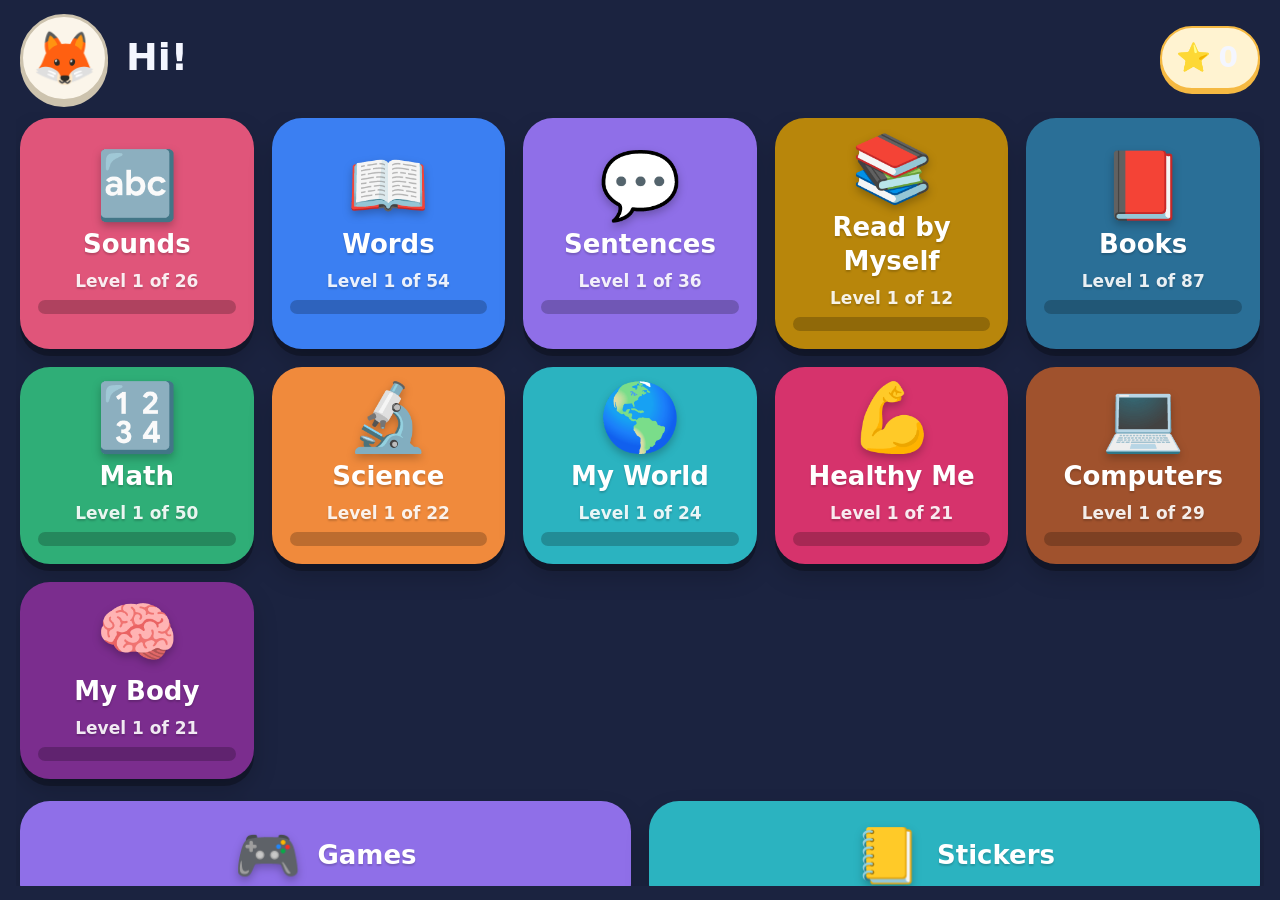
<file: index.html>
<!doctype html>
<html lang="en">
<head>
  <meta charset="utf-8">
  <meta name="viewport" content="width=device-width, initial-scale=1, viewport-fit=cover">
  <meta name="apple-mobile-web-app-capable" content="yes">
  <meta name="mobile-web-app-capable" content="yes">
  <meta name="apple-mobile-web-app-status-bar-style" content="default">
  <meta name="apple-mobile-web-app-title" content="Star Cards">
  <meta name="theme-color" content="#1b2340">
  <meta name="format-detection" content="telephone=no">
  <meta name="robots" content="noindex">
  <title>Star Cards</title>
  <link rel="apple-touch-icon" href="./icons/apple-touch-icon.png">
  <link rel="icon" type="image/png" sizes="192x192" href="./icons/icon-192.png">
  <link rel="manifest" href="./manifest.webmanifest">
  <link rel="stylesheet" href="./css/app.css">
</head>
<body>
  <main id="app" class="app">
    <div class="splash" aria-label="Loading"><span class="splash-star">⭐</span></div>
  </main>
  <noscript><p class="noscript">Star Cards needs JavaScript. Please turn it on in Settings, Safari.</p></noscript>
  <script>window.STARCARDS_STATIC = true;</script>
  <script type="module" src="./js/main.js"></script>
</body>
</html>
</file>
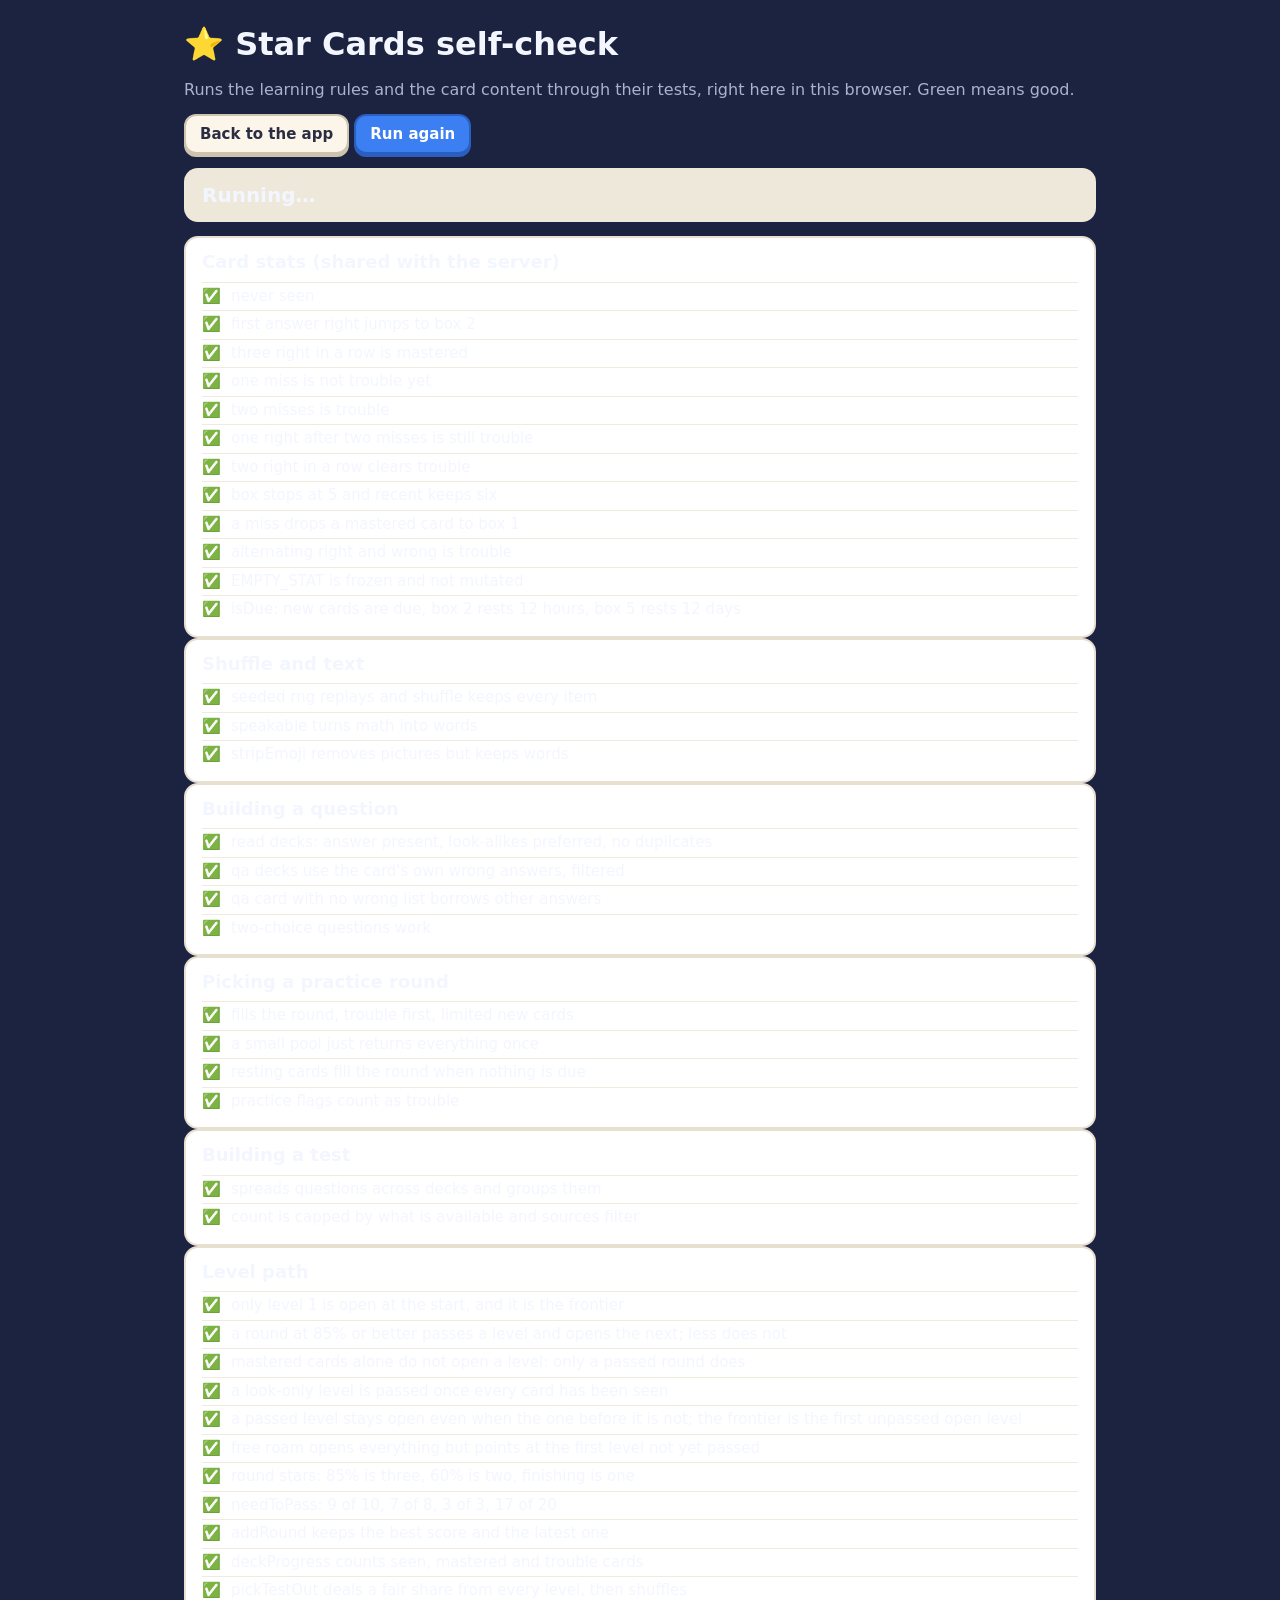
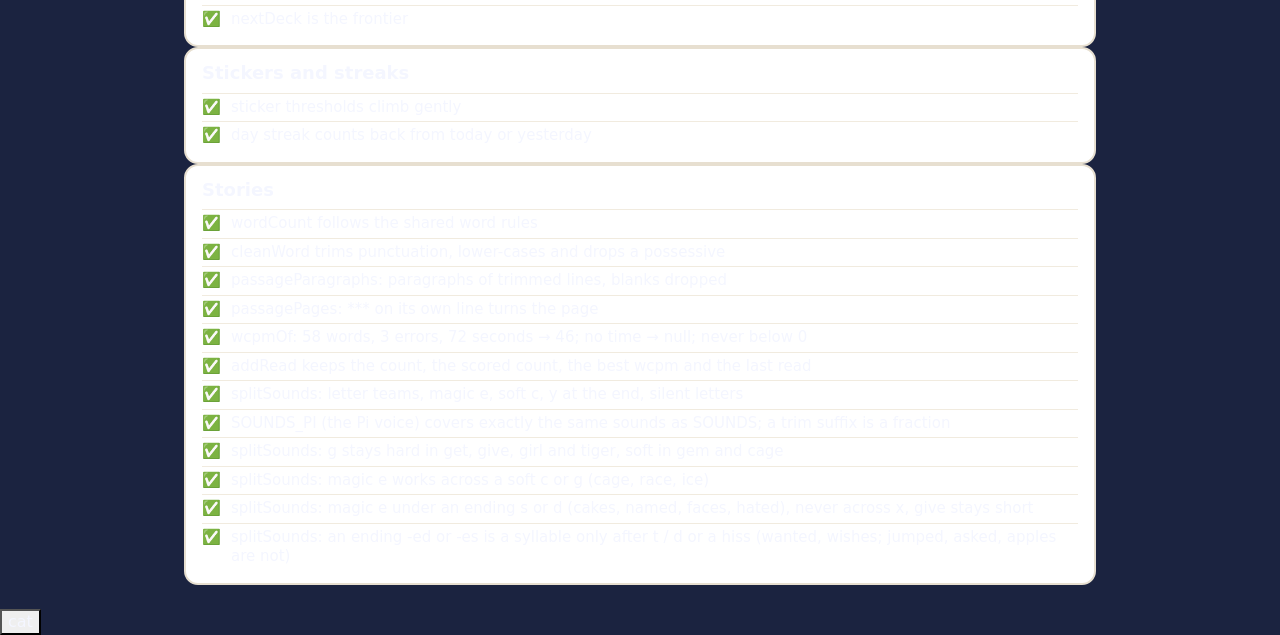
<file: tests/index.html>
<!doctype html>
<html lang="en">
<head>
  <meta charset="utf-8">
  <meta name="viewport" content="width=device-width, initial-scale=1">
  <title>Star Cards self-check</title>
  <link rel="stylesheet" href="../css/app.css">
  <link rel="stylesheet" href="./tests.css">
</head>
<body class="grownup-mode">
  <main class="selfcheck">
    <h1>⭐ Star Cards self-check</h1>
    <p class="muted">Runs the learning rules and the card content through their tests, right here in this browser. Green means good.</p>
    <p><a class="btn small" href="/">Back to the app</a> <button class="btn small primary" id="rerun" type="button">Run again</button></p>
    <div id="summary" class="summary">Running…</div>
    <div id="results"></div>
  </main>
  <script>window.STARCARDS_STATIC = true;</script>
  <script type="module" src="./tests.js"></script>
</body>
</html>
</file>
<file: css/app.css>
/* Star Cards. One stylesheet, no build step.
   Sizes are tuned for an iPad held by a six-year-old: every tap target on a kid
   screen is at least 64px, and nothing on those screens needs reading to use.
   Written for iPadOS 15 and up: no :has(), no container queries, no color-mix. */

/* Two looks. "Night" (default) is a calm deep navy with warm paper cards, easy on the
   eyes in a dim room; "Day" is a soft cream. Reading surfaces stay dark-on-light in both,
   which is what early readers need. Switched in Grown-ups > Settings (body[data-theme]). */
:root {
  --bg: #1b2340;
  --bg-2: #27305a;
  --card: #fbf5ea;
  --ink: #2b2d42;
  --ink-bg: #f4f6ff;
  --muted: #666b80;
  --muted-bg: #a9b2d2;
  --line: #e4dbc9;
  --edge: #cdc3ae;
  --track: rgba(255, 255, 255, 0.16);
  --road: rgba(255, 255, 255, 0.14);
  --locked: #39426a;
  --locked-edge: #58628c;
  --blue: #3b7ff2;
  --blue-edge: #2a5fc0;
  --green: #2fae77;
  --green-edge: #1f8558;
  --green-soft: #dff5ea;
  --gold: #f5b942;
  --gold-soft: #fff3d1;
  --orange: #f08a3c;
  --orange-soft: #ffe9d6;
  --tricky: #d6336c;
  --shadow: 0 10px 28px rgba(43, 45, 66, 0.12);
  --font-ui: ui-rounded, "SF Pro Rounded", "Nunito", "Arial Rounded MT Bold", "Segoe UI", system-ui, -apple-system, sans-serif;
  /* Andika and Lexend are used if a grown-up drops them into web/fonts; otherwise the rounded system font. */
  --font-read: "Andika", "Lexend", ui-rounded, "SF Pro Rounded", "Nunito", "Arial Rounded MT Bold", "Segoe UI", system-ui, sans-serif;
  --c: var(--blue);
  --t: #e6efff;
}
body[data-theme="day"] {
  --bg: #f1e9db;
  --bg-2: #e6dcc9;
  --card: #fdfaf4;
  --ink-bg: #2b2d42;
  --muted-bg: #666b80;
  --track: rgba(43, 45, 66, 0.12);
  --road: rgba(43, 45, 66, 0.16);
  --locked: #e4ddcf;
  --locked-edge: #c9bfa9;
}

/* Optional reading fonts: drop Andika-Regular.woff2 / Andika-Bold.woff2 into web/fonts/ and they
   load here automatically; if the files are absent the stack falls back to the rounded system font. */
@font-face { font-family: "Andika"; src: url("../fonts/Andika-Regular.woff2") format("woff2"); font-weight: 400; font-style: normal; font-display: swap; }
@font-face { font-family: "Andika"; src: url("../fonts/Andika-Bold.woff2") format("woff2"); font-weight: 700; font-style: normal; font-display: swap; }

* { box-sizing: border-box; }

html, body {
  height: 100%;
  margin: 0;
  overflow: hidden;
  overscroll-behavior: none;
}

body {
  position: fixed;
  top: 0; right: 0; bottom: 0; left: 0;
  background: var(--bg);
  color: var(--ink-bg);
  font-family: var(--font-ui);
  font-size: 20px;
  line-height: 1.3;
  -webkit-text-size-adjust: 100%;
  -webkit-tap-highlight-color: transparent;
  -webkit-touch-callout: none;
  -webkit-user-select: none;
  user-select: none;
  touch-action: manipulation;
}

button, input, select, textarea { font: inherit; color: inherit; }
button { cursor: pointer; touch-action: manipulation; -webkit-appearance: none; appearance: none; }
button:disabled { cursor: default; }
a { color: var(--blue-edge); }
h1, h2, p { margin: 0; }
[hidden] { display: none !important; }

:focus { outline: none; }
:focus-visible { outline: 4px solid #1d4ed8; outline-offset: 3px; }

.app {
  height: 100%;
  display: flex;
  flex-direction: column;
}

.screen {
  flex: 1;
  min-height: 0;
  display: flex;
  flex-direction: column;
  padding: max(12px, env(safe-area-inset-top)) max(20px, env(safe-area-inset-right)) max(14px, env(safe-area-inset-bottom)) max(20px, env(safe-area-inset-left));
  animation: screen-in 0.22s ease-out;
}

.scroll {
  flex: 1;
  min-height: 0;
  overflow-y: auto;
  -webkit-overflow-scrolling: touch;
  overscroll-behavior: contain;
  padding: 6px 4px 28px;
  margin: 0 -4px;
}

@keyframes screen-in {
  from { opacity: 0; transform: translateY(8px); }
  to { opacity: 1; transform: none; }
}

.splash, .startup-problem, .empty {
  flex: 1;
  display: flex;
  flex-direction: column;
  align-items: center;
  justify-content: center;
  gap: 18px;
  text-align: center;
  padding: 24px;
}
.splash-star { font-size: 96px; animation: pulse 1.1s ease-in-out infinite; }
.empty-emoji { font-size: 96px; }
.empty p, .startup-problem p { font-size: 24px; color: var(--muted-bg); max-width: 22em; }
/* Paper surfaces: anything the child reads on sits on warm paper with dark ink. */
.flip-face, .prompt-card, .choice, .done-card, .dialog, .gate-card, .level, .plate, .game-prompt,
.monster-bubble, .panel, .stat-box, .notice, .banner, .quick-btn, .sticker.have, .new-sticker, .deck-tile { color: var(--ink); }
.panel .muted, .dialog .muted, .stat-label, .gate-message { color: var(--muted); }
.noscript { padding: 40px; text-align: center; }

@keyframes pulse {
  0%, 100% { transform: scale(1); }
  50% { transform: scale(1.14); }
}

/* ---- buttons ------------------------------------------------------------- */

.icon { width: 1.25em; height: 1.25em; flex: none; }

.btn {
  display: inline-flex;
  align-items: center;
  justify-content: center;
  gap: 0.45em;
  min-height: 52px;
  padding: 0 20px;
  border: 2px solid var(--edge);
  border-radius: 16px;
  background: var(--card);
  color: var(--ink);
  font-weight: 800;
  font-size: 18px;
  text-decoration: none;
  box-shadow: 0 4px 0 var(--edge);
  transition: transform 0.06s, box-shadow 0.06s;
}
.btn:active:not(:disabled) { transform: translateY(3px); box-shadow: 0 1px 0 var(--edge); }
.btn:disabled { opacity: 0.45; }
.btn.primary { background: var(--blue); border-color: var(--blue-edge); color: #fff; box-shadow: 0 4px 0 var(--blue-edge); }
.btn.primary:active:not(:disabled) { box-shadow: 0 1px 0 var(--blue-edge); }
.btn.danger { background: #fff; border-color: #c2413a; color: #a3322c; box-shadow: 0 4px 0 #c2413a; }
.btn.ghost { background: transparent; border-color: transparent; box-shadow: none; color: var(--muted); }
.btn.small { min-height: 40px; padding: 0 14px; font-size: 15px; border-radius: 12px; box-shadow: 0 3px 0 var(--edge); }
.btn.small.primary { box-shadow: 0 3px 0 var(--blue-edge); }
.btn.small.danger { box-shadow: 0 3px 0 #c2413a; }
.btn.on { background: var(--gold-soft); border-color: var(--gold); }
.btn.big {
  min-height: 88px;
  padding: 0 36px;
  border-radius: 28px;
  font-size: 32px;
  box-shadow: 0 7px 0 var(--edge);
}
.btn.big.primary { box-shadow: 0 7px 0 var(--blue-edge); }
.btn.big:active:not(:disabled) { transform: translateY(5px); box-shadow: 0 2px 0 var(--edge); }
.btn.big.primary:active:not(:disabled) { box-shadow: 0 2px 0 var(--blue-edge); }
.btn-emoji { font-size: 1.15em; }

.round {
  width: 68px;
  height: 68px;
  flex: none;
  display: inline-flex;
  align-items: center;
  justify-content: center;
  border: 2px solid var(--edge);
  border-radius: 50%;
  background: var(--card);
  color: var(--ink);
  font-size: 28px;
  box-shadow: 0 5px 0 var(--edge);
  transition: transform 0.06s, box-shadow 0.06s;
}
.round:active:not(:disabled) { transform: translateY(4px); box-shadow: 0 1px 0 var(--edge); }
.round:disabled { opacity: 0.3; }
.round.speaker { color: var(--blue-edge); }
.speaking { animation: pulse 0.7s ease-in-out infinite; }

.pill {
  display: inline-block;
  min-width: 1.9em;
  padding: 2px 10px;
  border-radius: 999px;
  background: var(--orange);
  color: #fff;
  font-size: 0.8em;
  font-weight: 800;
  text-align: center;
}

/* ---- top bar ------------------------------------------------------------- */

.bar {
  display: flex;
  align-items: center;
  gap: 16px;
  min-height: 76px;
  margin-bottom: 10px;
  flex: none;
}
.bar-title {
  flex: 1;
  min-width: 0;
  font-size: 34px;
  font-weight: 900;
  text-align: center;
  white-space: nowrap;
  overflow: hidden;
  text-overflow: ellipsis;
}
.bar-emoji { margin-right: 0.3em; }
.bar-spacer { width: 68px; flex: none; }

.star-count {
  display: inline-flex;
  align-items: center;
  gap: 8px;
  min-height: 64px;
  padding: 0 20px 0 14px;
  border: 2px solid var(--gold);
  border-radius: 999px;
  background: var(--gold-soft);
  font-weight: 900;
  font-size: 28px;
  flex: none;
}
button.star-count { box-shadow: 0 4px 0 var(--gold); }
button.star-count:active { transform: translateY(3px); box-shadow: 0 1px 0 var(--gold); }
.star-count.bump { animation: bump 0.45s ease-out; }
@keyframes bump {
  0% { transform: scale(1); }
  40% { transform: scale(1.22); }
  100% { transform: scale(1); }
}

.stars { display: inline-flex; gap: 2px; font-size: 26px; line-height: 1; }
.stars .on { color: var(--gold); }
.stars .off { color: #e3dccd; }

.meter { height: 12px; border-radius: 999px; background: var(--track); overflow: hidden; width: 100%; }
.meter-fill { height: 100%; border-radius: 999px; background: var(--green); transition: width 0.4s; }

/* ---- home ---------------------------------------------------------------- */

.home-head { display: flex; align-items: center; gap: 18px; min-height: 92px; margin-bottom: 8px; flex: none; }
.avatar {
  width: 88px; height: 88px; flex: none;
  border: 3px solid var(--edge); border-radius: 50%;
  background: var(--card); font-size: 52px; line-height: 1;
  box-shadow: 0 5px 0 var(--edge);
}
.avatar:active { transform: translateY(4px); box-shadow: 0 1px 0 var(--edge); }
.hello { flex: 1; min-width: 0; }
.hello-name { font-size: 38px; font-weight: 900; white-space: nowrap; overflow: hidden; text-overflow: ellipsis; }
.hello-streak { font-size: 20px; color: var(--muted-bg); font-weight: 700; }

.banner {
  display: flex; align-items: center; gap: 18px; width: 100%;
  min-height: 92px; padding: 12px 24px; margin-bottom: 16px;
  border: 3px solid var(--blue); border-radius: 26px;
  background: #e6efff; color: var(--ink); text-align: left;
  box-shadow: 0 6px 0 var(--blue-edge);
  font-size: 26px;
}
.banner:active { transform: translateY(4px); box-shadow: 0 2px 0 var(--blue-edge); }
.banner-emoji { font-size: 48px; }
.banner-text { flex: 1; display: flex; flex-direction: column; min-width: 0; }
.banner-text span { font-size: 20px; color: var(--muted); white-space: nowrap; overflow: hidden; text-overflow: ellipsis; }

.quick { display: flex; flex-wrap: wrap; gap: 16px; margin-bottom: 22px; }
.quick-btn {
  flex: 1 1 280px;
  display: flex; align-items: center; justify-content: center; gap: 14px;
  min-height: 104px; padding: 10px 24px;
  border: 3px solid var(--gold); border-radius: 30px;
  background: var(--gold-soft); color: var(--ink);
  font-size: 34px; font-weight: 900;
  box-shadow: 0 7px 0 var(--gold);
}
.quick-btn:active { transform: translateY(5px); box-shadow: 0 2px 0 var(--gold); }
.quick-btn.again { border-color: var(--orange); background: var(--orange-soft); box-shadow: 0 7px 0 var(--orange); flex-grow: 0.6; }
.quick-btn.again:active { box-shadow: 0 2px 0 var(--orange); }
.quick-emoji { font-size: 50px; }

.tiles { display: grid; grid-template-columns: repeat(auto-fill, minmax(210px, 1fr)); gap: 18px; margin-bottom: 22px; }
/* Big solid colour tiles with white labels, the way a kids' video app does it. */
.tile {
  display: flex; flex-direction: column; align-items: center; justify-content: center; gap: 8px;
  min-height: 176px; padding: 16px 18px 18px;
  border: 0; border-radius: 30px;
  background: var(--c); color: #fff;
  box-shadow: 0 7px 0 rgba(0, 0, 0, 0.28), 0 12px 24px rgba(0, 0, 0, 0.18);
  text-shadow: 0 2px 2px rgba(0, 0, 0, 0.18);
}
.tile:active { transform: translateY(5px); box-shadow: 0 2px 0 rgba(0, 0, 0, 0.28); }
.tile-emoji { font-size: 66px; line-height: 1.05; text-shadow: none; filter: drop-shadow(0 4px 4px rgba(0, 0, 0, 0.25)); }
.tile-title { font-size: 26px; font-weight: 900; text-align: center; }
.tile .meter { background: rgba(0, 0, 0, 0.22); height: 14px; }
.tile .meter-fill { background: #fff; }
.tile-level { color: rgba(255, 255, 255, 0.9); }
.tiles.extras { grid-template-columns: repeat(2, 1fr); }
.tile.wide { flex-direction: row; min-height: 112px; gap: 16px; }
.tile.wide .tile-emoji { font-size: 54px; }
.tile.games { --c: #8f6fe8; }
.tile.book { --c: #2bb3c0; }
.tile.all-done { background: var(--gold); color: var(--ink); text-shadow: none; }

.grownups-link {
  display: flex; align-items: center; gap: 8px; margin: 10px auto 0;
  min-height: 48px; padding: 0 18px;
  border: 0; border-radius: 999px; background: transparent; color: var(--muted-bg);
  font-size: 17px; font-weight: 700;
}

.avatar-grid { display: grid; grid-template-columns: repeat(4, 1fr); gap: 12px; }
.avatar-choice {
  aspect-ratio: 1; min-height: 76px; border: 2px solid var(--edge); border-radius: 22px;
  background: var(--card); font-size: 46px; box-shadow: 0 4px 0 var(--edge);
}
.avatar-choice:active { transform: translateY(3px); box-shadow: 0 1px 0 var(--edge); }

/* ---- subject: deck tiles ------------------------------------------------- */

.deck-group { margin-bottom: 26px; }
.group-title { font-size: 24px; font-weight: 900; color: var(--muted-bg); margin: 0 4px 12px; }
.deck-grid { display: grid; grid-template-columns: repeat(auto-fill, minmax(190px, 1fr)); gap: 16px; }
.deck-tile {
  position: relative;
  display: flex; flex-direction: column; align-items: center; justify-content: center; gap: 6px;
  min-height: 168px; padding: 14px 14px 16px;
  border: 3px solid var(--edge); border-radius: 26px;
  background: var(--card); color: var(--ink);
  box-shadow: 0 6px 0 var(--edge);
}
.deck-tile:active { transform: translateY(4px); box-shadow: 0 2px 0 var(--edge); }
.deck-tile.up-next { border-color: var(--c); background: var(--t); box-shadow: 0 6px 0 var(--c); }
.deck-tile.up-next:active { box-shadow: 0 2px 0 var(--c); }
.deck-tile.complete { background: var(--green-soft); border-color: var(--green); box-shadow: 0 6px 0 var(--green); }
.deck-emoji { font-size: 50px; line-height: 1.05; }
.deck-title { font-size: 21px; font-weight: 800; text-align: center; line-height: 1.15; }
.next-badge {
  position: absolute; top: -12px; right: -10px;
  width: 44px; height: 44px; border-radius: 50%;
  display: flex; align-items: center; justify-content: center;
  background: var(--c); color: #fff; font-size: 20px;
  box-shadow: 0 3px 8px rgba(43, 45, 66, 0.25);
  animation: pulse 1.6s ease-in-out infinite;
}

/* ---- subject: the level path --------------------------------------------- */

.tile-level { font-size: 17px; font-weight: 800; }
.tiles.subjects { grid-template-columns: repeat(auto-fill, minmax(230px, 1fr)); }
.tile.subject-tile { min-height: 196px; }

.map-summary { display: flex; align-items: center; justify-content: center; gap: 14px; font-size: 20px; font-weight: 800; color: var(--muted-bg); flex: none; margin-bottom: 4px; }
.map-scroll { padding: 0; margin: 0; position: relative; border-radius: 30px; background: var(--bg-2); border: 3px solid var(--c); }
.level-map { position: relative; width: 100%; }
.map-road { position: absolute; top: 0; left: 0; }
.level {
  position: absolute; width: 116px; height: 116px; margin: -58px 0 0 -58px;
  display: flex; align-items: center; justify-content: center;
  border: 4px solid var(--c); border-radius: 50%;
  background: var(--card); color: var(--ink); font-size: 56px; line-height: 1;
  box-shadow: 0 8px 0 var(--c), 0 10px 20px rgba(43, 45, 66, 0.15);
  transition: transform 0.06s, box-shadow 0.06s;
}
.level:active:not(.locked) { transform: translateY(6px); box-shadow: 0 2px 0 var(--c); }
.level.started { background: var(--t); }
.level.done { background: var(--gold); border-color: #d6941e; box-shadow: 0 8px 0 #d6941e, 0 10px 20px rgba(0, 0, 0, 0.25); }
.level.locked { background: var(--locked); border-color: var(--locked-edge); color: #8d96b8; box-shadow: 0 8px 0 var(--locked-edge); font-size: 44px; cursor: default; }
.level.current { animation: ring 1.6s ease-in-out infinite; }
.level.current::before {
  content: ""; position: absolute; top: -16px; right: -16px; bottom: -16px; left: -16px;
  border: 4px dashed var(--c); border-radius: 50%; animation: spin 10s linear infinite;
}
@keyframes ring {
  0%, 100% { transform: scale(1); }
  50% { transform: scale(1.06); }
}
@keyframes spin { to { transform: rotate(360deg); } }
.level-num {
  position: absolute; top: -8px; left: -8px;
  width: 38px; height: 38px; border-radius: 50%;
  display: flex; align-items: center; justify-content: center;
  background: var(--ink); color: #fff; font-size: 19px; font-weight: 900;
}
.level.done .level-num { background: #fff; color: var(--ink); }
.level.locked .level-num { background: var(--locked-edge); }
.level-buddy {
  position: absolute; top: -60px; left: 50%; transform: translateX(-50%);
  font-size: 54px; line-height: 1; filter: drop-shadow(0 4px 4px rgba(0, 0, 0, 0.2));
  animation: bob 1.2s ease-in-out infinite;
}
@keyframes bob {
  0%, 100% { transform: translate(-50%, 0); }
  50% { transform: translate(-50%, -8px); }
}
.level.shake { animation: wobble-x 0.4s ease-out; }
@keyframes wobble-x {
  0%, 100% { transform: translateX(0); }
  25% { transform: translateX(-8px); }
  75% { transform: translateX(8px); }
}
.level-label {
  position: absolute; width: 190px; margin-left: -95px;
  display: flex; flex-direction: column; align-items: center; gap: 2px;
  text-align: center; pointer-events: none;
}
.level-title { font-size: 18px; font-weight: 800; line-height: 1.15; color: var(--ink-bg); }
.level-label .stars { font-size: 20px; }
.level-label .stars .off { color: var(--track); }
.signpost {
  position: absolute; padding: 8px 18px; border-radius: 14px;
  background: var(--card); color: var(--ink); font-size: 17px; font-weight: 900;
  box-shadow: 0 4px 0 rgba(0, 0, 0, 0.25);
}
.signpost::after {
  content: ""; position: absolute; left: 50%; bottom: -14px; margin-left: -4px;
  width: 8px; height: 14px; background: #8d6e4a;
}
.finish-flag { position: absolute; font-size: 64px; line-height: 1; transform: translateX(-50%); }

/* ---- deck / test intro --------------------------------------------------- */

.deck-hero {
  flex: 1; min-height: 0; overflow-y: auto;
  display: flex; flex-direction: column; align-items: center; justify-content: center; gap: 14px;
  text-align: center; padding: 10px;
}
.hero-emoji { font-size: 120px; line-height: 1.05; }
.hero-title { font-size: 46px; font-weight: 900; }
.hero-level { font-size: 22px; font-weight: 900; color: var(--c); letter-spacing: 0.04em; text-transform: uppercase; }
.hero-sub { font-size: 26px; color: var(--muted-bg); max-width: 20em; }
.hero-actions { display: flex; flex-wrap: wrap; justify-content: center; gap: 22px; margin: 18px 0 10px; }
.hero-actions .btn.big { min-width: 240px; min-height: 108px; font-size: 38px; }
.hero-goal { font-size: 18px; font-weight: 800; color: var(--ink-bg); background: rgba(255, 255, 255, 0.1); padding: 6px 16px; border-radius: 999px; }
.grownup-note { max-width: 40em; color: var(--muted-bg); font-size: 16px; display: flex; flex-direction: column; gap: 4px; margin-top: 8px; }
.fine { font-size: 14px; }

/* ---- card faces ---------------------------------------------------------- */

.face-text { font-family: var(--font-read); font-weight: 700; text-align: center; line-height: 1.15; letter-spacing: 0.02em; word-break: break-word; overflow-wrap: anywhere; }
.face-text.size-xl { font-size: clamp(96px, 22vmin, 210px); }
.face-text.size-lg { font-size: clamp(72px, 15vmin, 150px); }
.face-text.size-md { font-size: clamp(50px, 9.5vmin, 96px); }
.face-text.size-sm { font-size: clamp(36px, 6.2vmin, 60px); line-height: 1.3; }
.face-text.size-xs { font-size: clamp(28px, 4.4vmin, 42px); line-height: 1.35; }
.face-text.answer { color: var(--green-edge); }

.face-qa { display: flex; flex-direction: column; align-items: center; justify-content: center; gap: 16px; max-width: 100%; }
.face-emoji { font-size: clamp(72px, 15vmin, 140px); line-height: 1.05; }
.face-note { font-size: clamp(20px, 3vmin, 28px); color: var(--muted); font-weight: 700; text-align: center; max-width: 22em; }

/* Sound buttons: a dot under each one-letter sound, a line under a letter team, a heart over the tricky part. */
.word.sounded { display: inline-flex; gap: 0.06em; }
.part { position: relative; display: inline-block; padding-bottom: 0.26em; }
.part::after {
  content: ""; position: absolute; left: 50%; bottom: 0.04em;
  width: 0.14em; height: 0.14em; margin-left: -0.07em; border-radius: 50%; background: #b9b3a6;
}
.part.team::after { left: 6%; right: 6%; width: auto; margin: 0; height: 0.08em; border-radius: 0.04em; bottom: 0.07em; }
.part.tricky { color: var(--tricky); }
.part.tricky::after { background: var(--tricky); }
.part.tricky::before {
  content: "♥"; position: absolute; top: -0.5em; left: 50%; transform: translateX(-50%);
  font-size: 0.26em; color: var(--tricky);
}

.visual { display: block; max-width: 100%; }
svg.visual { width: auto; height: clamp(120px, 26vmin, 240px); }
.visual.count { font-size: clamp(40px, 7.5vmin, 68px); line-height: 1.2; letter-spacing: 0.08em; }
.visual.graph { display: flex; flex-direction: column; gap: 8px; align-items: flex-start; }
.graph-row { display: flex; align-items: center; gap: 12px; }
.graph-label { font-size: 34px; width: 1.6em; text-align: center; }
.graph-bar { display: flex; gap: 3px; border-left: 4px solid var(--ink); padding-left: 3px; }
.graph-cell { width: 31px; height: 34px; border-radius: 6px; background: var(--blue); }

/* ---- flashcards ---------------------------------------------------------- */

.counter { font-size: 28px; color: var(--muted-bg); }
.cards-stage { flex: 1; min-height: 0; display: flex; align-items: center; justify-content: center; gap: 18px; padding: 6px 0 14px; touch-action: pan-y; }
.nav-arrow { width: 76px; height: 76px; }
.flip { flex: 1; align-self: stretch; max-width: 980px; perspective: 1800px; cursor: pointer; }
.flip-inner {
  position: relative; width: 100%; height: 100%;
  transition: transform 0.45s cubic-bezier(0.3, 0.9, 0.4, 1);
  -webkit-transform-style: preserve-3d; transform-style: preserve-3d;
}
.flip.flipped .flip-inner { transform: rotateY(180deg); }
.flip-face {
  position: absolute; top: 0; right: 0; bottom: 0; left: 0;
  display: flex; align-items: center; justify-content: center;
  padding: 24px; overflow: hidden;
  border: 3px solid var(--line); border-radius: 40px;
  background: var(--card); box-shadow: var(--shadow);
  -webkit-backface-visibility: hidden; backface-visibility: hidden;
}
.flip-back { transform: rotateY(180deg); background: #f4fbf7; border-color: #cfeadd; }
.cards-foot { display: flex; align-items: center; justify-content: center; min-height: 104px; flex: none; }
.foot-row { display: flex; align-items: center; justify-content: center; gap: 22px; flex-wrap: wrap; }
.cards-foot .btn.big { min-width: 220px; }
.btn.got-it { background: var(--green); border-color: var(--green-edge); box-shadow: 0 7px 0 var(--green-edge); }
.btn.big.got-it:active:not(:disabled) { box-shadow: 0 2px 0 var(--green-edge); }
.btn.not-yet { background: var(--orange-soft); border-color: var(--orange); box-shadow: 0 7px 0 var(--orange); }
.btn.big.not-yet:active:not(:disabled) { box-shadow: 0 2px 0 var(--orange); }

/* ---- quiz ---------------------------------------------------------------- */

.segments { flex: 1; display: flex; gap: 6px; align-items: center; min-width: 0; }
.seg { flex: 1; height: 16px; border-radius: 999px; background: var(--track); max-width: 64px; }
.seg.done { background: var(--green); }
.seg.miss { background: var(--orange); }
.seg.now { background: var(--blue); transform: scaleY(1.35); }
.is-test .seg.done { background: var(--blue); }
.is-test .seg.now { background: var(--gold); }

/* Keep the answer row and the flashcard buttons out of the bottom ~10% of a landscape
   screen, where a child's wrists rest and stray touches happen. */
.quiz-stage { flex: 1; min-height: 0; display: flex; flex-direction: column; gap: 20px; padding-bottom: max(10px, 6vh); }
/* Keep the big buttons out of the bottom tenth of a landscape iPad (the wrist zone). */
.quiz-foot { padding-bottom: max(20px, 9vh); }
.cards-foot { padding-bottom: max(20px, 9vh); }
.prompt-card {
  position: relative;
  flex: 1; min-height: 0;
  display: flex; flex-direction: column; align-items: center; justify-content: center; gap: 14px;
  padding: 18px 96px; overflow: hidden;
  border: 3px solid var(--line); border-radius: 40px;
  background: var(--card); box-shadow: var(--shadow);
}
.prompt-card > .round.speaker { position: absolute; top: 16px; right: 16px; }
.listen-big {
  width: clamp(150px, 30vmin, 230px); height: clamp(150px, 30vmin, 230px);
  border: 4px solid var(--blue-edge); border-radius: 50%;
  background: var(--blue); color: #fff; font-size: clamp(70px, 14vmin, 110px);
  display: flex; align-items: center; justify-content: center;
  box-shadow: 0 9px 0 var(--blue-edge);
}
.listen-big:active { transform: translateY(6px); box-shadow: 0 3px 0 var(--blue-edge); }
.praise {
  position: absolute; left: 0; right: 0; bottom: 14px; text-align: center;
  font-size: 34px; font-weight: 900; color: var(--green-edge);
  animation: pop-in 0.35s ease-out;
}
@keyframes pop-in {
  from { opacity: 0; transform: scale(0.6); }
  to { opacity: 1; transform: none; }
}

.choices { display: grid; grid-template-columns: repeat(3, 1fr); gap: 18px; flex: none; }
.choices.n2, .choices.n4 { grid-template-columns: repeat(2, 1fr); }
.choices.size-xs { grid-template-columns: 1fr; gap: 12px; }
@media (orientation: portrait) {
  .choices.size-sm { grid-template-columns: 1fr; gap: 12px; }
}
.choice {
  min-height: 128px; padding: 12px 18px;
  border: 3px solid var(--edge); border-radius: 30px;
  background: var(--card); color: var(--ink);
  font-family: var(--font-read); font-weight: 700; letter-spacing: 0.02em; line-height: 1.2;
  box-shadow: 0 7px 0 var(--edge);
  transition: transform 0.06s, box-shadow 0.06s, background 0.15s, border-color 0.15s;
  word-break: break-word; overflow-wrap: anywhere;   /* word-break: iPadOS 15.0-15.3 fallback */
}
.choice.size-xl { font-size: 66px; }
.choice.size-lg { font-size: 52px; }
.choice.size-md { font-size: 38px; }
.choice.size-sm { font-size: 28px; min-height: 100px; }
.choice.size-xs { font-size: 24px; min-height: 100px; }
.choice:active:not(:disabled) { transform: translateY(5px); box-shadow: 0 2px 0 var(--edge); }
.choice:disabled { color: var(--ink); }
.choice.reading { border-color: var(--blue); background: #e6efff; box-shadow: 0 7px 0 var(--blue); }
.choice.right { border-color: var(--green-edge); background: var(--green); color: #fff; box-shadow: 0 7px 0 var(--green-edge); animation: hop 0.5s ease-out; }
/* A miss fades back; it is never painted red. */
.choice.wrong { opacity: 0.38; border-style: dashed; box-shadow: none; transform: translateY(5px); animation: wobble 0.4s ease-out; }
.choice.reveal { border-color: var(--green-edge); background: var(--green-soft); box-shadow: 0 7px 0 var(--green-edge); animation: pulse 0.9s ease-in-out 2; }
.choice.picked { border-color: var(--blue-edge); background: #e6efff; box-shadow: 0 7px 0 var(--blue-edge); }
@keyframes hop {
  0% { transform: translateY(0); }
  35% { transform: translateY(-16px) scale(1.04); }
  100% { transform: translateY(0); }
}
@keyframes wobble {
  0%, 100% { transform: translate(0, 5px); }
  25% { transform: translate(-8px, 5px); }
  75% { transform: translate(8px, 5px); }
}

.quiz-foot { display: flex; align-items: center; justify-content: center; gap: 16px; min-height: 30px; padding-top: 12px; flex: none; }
.quiz-foot .next-btn { min-width: 260px; }
.dont-know { font-size: 22px; min-height: 64px; color: var(--muted-bg); }

/* ---- help button and hint ------------------------------------------------ */

.help-btn { position: absolute; top: 16px; left: 16px; font-size: 34px; border-color: var(--gold); box-shadow: 0 5px 0 var(--gold); z-index: 2; }
.hint-bubble {
  position: absolute; left: 16px; right: 16px; bottom: 14px; z-index: 2;
  padding: 10px 16px; border-radius: 16px; background: var(--gold-soft); border: 2px solid var(--gold);
  font-size: 18px; font-weight: 700; color: var(--ink); text-align: center;
}
.flip-wrap { position: relative; flex: 1; align-self: stretch; max-width: 980px; display: flex; }
.flip-wrap .flip { flex: 1; max-width: none; }
.flip-wrap .hint-bubble { bottom: 18px; }

/* ---- games --------------------------------------------------------------- */

.tiles.games { grid-template-columns: repeat(auto-fill, minmax(200px, 1fr)); margin-top: 16px; }
.tile.game-tile { --c: #8f6fe8; --t: #efe9ff; min-height: 150px; }
.tile.game-tile.locked { --c: #cfc8b8; --t: #ece8df; color: #9b958a; }
.quick-btn.surprise { --c: #8f6fe8; border-color: #8f6fe8; background: #efe9ff; box-shadow: 0 7px 0 #8f6fe8; }
.quick-btn.surprise:active { box-shadow: 0 2px 0 #8f6fe8; }

.game-stage { flex: 1; min-height: 0; display: flex; flex-direction: column; position: relative; }
.game-bar .segments { max-width: 60%; }
.game-prompt {
  display: flex; align-items: center; justify-content: center; gap: 16px; flex: none;
  min-height: 70px; padding: 6px 14px; margin-bottom: 8px;
  border: 3px solid var(--line); border-radius: 24px; background: var(--card); box-shadow: var(--shadow);
}
.game-prompt-text { font-family: var(--font-read); font-size: clamp(24px, 4vmin, 40px); font-weight: 700; text-align: center; }
.listen-big.small { width: 84px; height: 84px; font-size: 40px; box-shadow: 0 6px 0 var(--blue-edge); }
.game-canvas { display: block; width: 100%; flex: 1; min-height: 0; border-radius: 24px; touch-action: none; -webkit-user-select: none; user-select: none; }
/* The plain tap-row under a play area: big enough to hit, and lifted off the bottom edge
   where a child's wrists rest (about 9% of the screen plus the page padding). */
.game-fallback { flex: none; padding: 10px 0 max(20px, 9vh); }
.game-fallback .choices { gap: 10px; }
.game-fallback .choice { min-height: 80px; border-radius: 18px; }

.monster-scene { flex: 1; min-height: 0; display: flex; flex-direction: column; align-items: center; justify-content: space-evenly; gap: 10px; padding-bottom: max(20px, 9vh); }
.monster-wrap { display: flex; flex-direction: column; align-items: center; gap: 6px; }
.monster { font-size: clamp(90px, 22vmin, 180px); line-height: 1; transition: transform 0.2s; }
.monster.chomp { animation: chomp 0.5s ease-out; }
.monster.yuck { animation: wobble-x 0.4s ease-out; }
@keyframes chomp {
  0% { transform: scale(1); }
  30% { transform: scale(1.25, 0.8); }
  60% { transform: scale(0.9, 1.15); }
  100% { transform: scale(1); }
}
.monster-bubble {
  padding: 8px 18px; border-radius: 999px; background: var(--card); border: 3px solid var(--line);
  font-size: 22px; font-weight: 800; box-shadow: var(--shadow); min-height: 44px;
}
.plates { display: flex; flex-wrap: wrap; justify-content: center; gap: 18px; width: 100%; }
.plate {
  flex: 1 1 180px; max-width: 300px; min-height: 130px;
  display: flex; flex-direction: column; align-items: center; justify-content: center; gap: 4px;
  border: 3px solid var(--edge); border-radius: 28px; background: var(--card); color: var(--ink);
  font-family: var(--font-read); font-weight: 700; box-shadow: 0 7px 0 var(--edge);
  transition: transform 0.06s, box-shadow 0.06s;
}
.plate:active:not(:disabled) { transform: translateY(5px); box-shadow: 0 2px 0 var(--edge); }
.plate-snack { font-size: 44px; line-height: 1; }
.plate-text { font-size: clamp(24px, 4vmin, 40px); }
.plate.wrong { opacity: 0.35; border-style: dashed; box-shadow: none; }
.plate.reveal { border-color: var(--green-edge); background: var(--green-soft); box-shadow: 0 7px 0 var(--green-edge); animation: pulse 0.9s ease-in-out 2; }

/* game: mystery */
/* A square frame sized by script (--mystery-size) to fit between the prompt and
   the buttons; nine covered cells flip away one by one to show the emoji behind. */
.mystery-scene { flex: 1; min-height: 0; display: flex; align-items: center; justify-content: center; padding: 6px 0; }
.mystery-frame {
  --mystery-size: 360px;
  position: relative; flex: none;
  width: var(--mystery-size); height: var(--mystery-size);
  border: 4px solid var(--line); border-radius: 30px; background: var(--card); box-shadow: var(--shadow);
}
.mystery-frame.revealed { border-color: var(--gold); box-shadow: 0 0 0 6px var(--gold-soft), var(--shadow); }
.mystery-pic {
  position: absolute; top: 0; right: 0; bottom: 0; left: 0;
  display: flex; align-items: center; justify-content: center;
  font-size: calc(var(--mystery-size) * 0.64); line-height: 1;
}
.mystery-pic.show { animation: mystery-pop 0.8s ease-out; }
.mystery-grid {
  position: absolute; top: 0; right: 0; bottom: 0; left: 0; padding: 6px;
  display: grid; grid-template-columns: repeat(3, 1fr); grid-template-rows: repeat(3, 1fr); gap: 4px;
  perspective: 700px;
}
.mystery-cell { position: relative; min-width: 0; min-height: 0; }
.mystery-tile {
  position: absolute; top: 0; right: 0; bottom: 0; left: 0;
  display: flex; align-items: center; justify-content: center;
  border: 3px solid rgba(255, 255, 255, 0.75); border-radius: 14px;
  box-shadow: inset 0 -6px 0 rgba(43, 45, 66, 0.12);
  transition: transform 0.55s cubic-bezier(0.4, 0, 0.6, 1), opacity 0.3s 0.2s;
}
.mystery-tile.gone { transform: rotateY(90deg) scale(0.7); opacity: 0; pointer-events: none; }
.mystery-q { font-size: clamp(28px, 5vmin, 44px); font-weight: 900; color: rgba(255, 255, 255, 0.92); text-shadow: 0 2px 0 rgba(43, 45, 66, 0.18); }
.mystery-spark {
  position: absolute; z-index: 2; font-size: 34px; line-height: 1; pointer-events: none;
  animation: mystery-spark 0.9s ease-out both;
}
/* Buttons sit above the bottom strip of the screen, where little thumbs rest:
   a full 10vh of padding keeps the buttons out of the bottom tenth on every iPad
   height (uncapped on purpose; a 96px cap left the 12.9" iPad's buttons inside it). */
.mystery-choices { flex: none; padding: 10px 0 max(24px, 10vh); }
.mystery-choices .choices { max-width: 980px; margin: 0 auto; }
@keyframes mystery-pop {
  0% { transform: scale(0.92); }
  45% { transform: scale(1.12); }
  70% { transform: scale(0.98); }
  100% { transform: scale(1); }
}
@keyframes mystery-spark {
  0% { opacity: 0; transform: translate(-50%, -50%) scale(0.3); }
  35% { opacity: 1; transform: translate(-50%, -50%) scale(1.25); }
  100% { opacity: 0; transform: translate(-50%, -50%) scale(0.9) translateY(-30px); }
}
@media (max-width: 640px) {
  .mystery-choices { padding-bottom: max(16px, 8vh); }
  .mystery-spark { font-size: 26px; }
}
@media (prefers-reduced-motion: reduce) {
  .mystery-spark { display: none; }
}

/* game: bubbles */
/* Big see-through bubbles drift in a DOM area (absolutely positioned, moved by
   transform from script); the label is a child so animations never fight the position. */
.bubble-area {
  position: relative; flex: 1 1 auto; min-height: 150px; overflow: hidden;
  border: 3px solid #cfe6fb; border-radius: 24px;
  background: linear-gradient(180deg, #d9efff 0%, #f3faff 100%);
  touch-action: none; -webkit-user-select: none; user-select: none;
}
.bubble {
  position: absolute; top: 0; left: 0; width: 130px; height: 130px;
  --tint: rgba(120, 180, 255, 0.55); --tint-edge: rgba(80, 140, 230, 0.78);
  will-change: transform; pointer-events: none;
}
.bubble.gone { visibility: hidden; }
.bubble-skin {
  width: 100%; height: 100%; border-radius: 50%;
  display: flex; align-items: center; justify-content: center;
  border: 4px solid rgba(255, 255, 255, 0.92);
  background: radial-gradient(circle at 32% 28%, rgba(255, 255, 255, 0.95) 0%, rgba(255, 255, 255, 0.4) 20%, var(--tint) 62%, var(--tint-edge) 100%);
  box-shadow: inset 0 -12px 20px rgba(255, 255, 255, 0.6), 0 10px 22px rgba(43, 45, 66, 0.14);
  transition: opacity 0.35s, box-shadow 0.25s, border-color 0.25s;
  animation: bubble-breathe 3.2s ease-in-out infinite;
}
.bubble-text {
  display: block; max-width: 84%; padding: 0 4px;
  font-family: var(--font-read); font-weight: 800; line-height: 1.1; text-align: center; color: var(--ink);
  word-break: break-word; overflow-wrap: anywhere; text-shadow: 0 1px 0 rgba(255, 255, 255, 0.9);
}
/* A miss just goes dim and keeps floating; it is never painted red. */
.bubble.dim .bubble-skin { opacity: 0.4; animation: bubble-wobble 0.45s ease-out; }
.bubble.glow .bubble-skin {
  --tint: rgba(130, 230, 190, 0.6); --tint-edge: rgba(47, 174, 119, 0.8);
  border-color: var(--green-edge);
  box-shadow: 0 0 0 8px rgba(47, 174, 119, 0.3), inset 0 -12px 20px rgba(255, 255, 255, 0.6), 0 10px 22px rgba(43, 45, 66, 0.14);
  animation: pulse 0.9s ease-in-out 2;
}
.bubble.pop .bubble-skin { animation: bubble-pop 0.45s ease-out forwards; }
.bubble.away .bubble-skin { opacity: 0; transition: opacity 0.7s; }
@keyframes bubble-breathe {
  0%, 100% { transform: scale(1); }
  50% { transform: scale(1.035); }
}
@keyframes bubble-wobble {
  0%, 100% { transform: translateX(0) rotate(0); }
  20% { transform: translateX(-10px) rotate(-4deg); }
  50% { transform: translateX(9px) rotate(4deg); }
  80% { transform: translateX(-5px) rotate(-2deg); }
}
@keyframes bubble-pop {
  0% { transform: scale(1); opacity: 1; }
  40% { transform: scale(1.25); opacity: 0.9; }
  100% { transform: scale(1.7); opacity: 0; }
}
/* The plain-button row sits above the bottom strip of the screen, where little thumbs rest. */
.game-bubbles .game-fallback { padding-bottom: clamp(20px, 9vh, 96px); }
.bubble-spark {
  position: absolute; left: 0; top: 0; width: 32px; height: 32px;
  font-size: 28px; line-height: 32px; text-align: center; pointer-events: none;
  animation: spark-fly 0.75s ease-out forwards;
}
@keyframes spark-fly {
  0% { transform: translate(0, 0) scale(0.6); opacity: 1; }
  100% { transform: translate(var(--dx), var(--dy)) scale(1.1); opacity: 0; }
}
@media (prefers-reduced-motion: reduce) {
  .bubble-spark { display: none; }
}

/* game: rocket */
.rocket-scene { flex: 1; min-height: 0; display: flex; flex-direction: column; }
.rocket-body {
  position: relative; isolation: isolate;
  flex: 1; min-height: 0;
  display: flex; align-items: stretch; gap: 14px;
  padding: 0 0 max(20px, 5vh);
}
/* the sky darkens behind the lift-off so the stars show */
.rocket-body::before {
  content: ''; position: absolute; top: -8px; right: -8px; bottom: 0; left: -8px; z-index: 0;
  border-radius: 28px; background: linear-gradient(#17254d 0%, #4b5fa3 70%, #ffd27a 100%);
  opacity: 0; transition: opacity 1.2s; pointer-events: none;
}
.rocket-scene.launching .rocket-body::before { opacity: 1; }

.rocket-pad {
  position: relative; z-index: 2; flex: none; width: clamp(120px, 20vw, 210px);
  display: flex; flex-direction: column; justify-content: flex-end; align-items: center;
}
.rocket-lift { position: relative; display: flex; flex-direction: column; align-items: center; transform: translateY(0); will-change: transform; }
.rocket-lift.go { transition: transform 2.4s cubic-bezier(0.6, 0, 1, 0.5); transform: translateY(-150vh); }
.rocket {
  --shake: 0px;
  display: block; font-size: clamp(72px, 17vmin, 136px); line-height: 1;
  transform: rotate(-45deg);                 /* also the resting pose when animations are off */
  animation: rocket-rumble 0.16s linear infinite;
}
.rocket.bump { animation: rocket-bump 0.48s ease-out; }
/* the 🚀 glyph points up-right, so every frame turns it to point straight up */
@keyframes rocket-rumble {
  0%, 100% { transform: rotate(-45deg) translate(0, 0); }
  25% { transform: rotate(-45deg) translate(calc(var(--shake) * -1), var(--shake)); }
  75% { transform: rotate(-45deg) translate(var(--shake), calc(var(--shake) * -1)); }
}
@keyframes rocket-bump {
  0% { transform: rotate(-45deg) scale(1); }
  40% { transform: rotate(-45deg) scale(1.14) translate(4px, -4px); }
  100% { transform: rotate(-45deg) scale(1); }
}
.rocket-flame {
  --flame: 0.55;
  display: block; font-size: clamp(34px, 8vmin, 64px); line-height: 1; margin-top: -0.12em;
  /* flipped about its centre so the flame stays in its own box under the nozzle
     (about the top edge it would flip up onto the rocket's fins) */
  transform: rotate(180deg) scale(var(--flame)); transform-origin: 50% 50%;
  transition: transform 0.4s;
  animation: flame-flicker 0.22s ease-in-out infinite alternate;
}
@keyframes flame-flicker {
  from { opacity: 0.7; }
  to { opacity: 1; }
}
.rocket-scene.ready .rocket-flame { animation-duration: 0.1s; }   /* engines straining during the countdown */
.rocket-base { flex: none; width: 86%; height: 16px; margin-top: 4px; border-radius: 8px; background: #a8a39a; box-shadow: 0 6px 0 #7f7a72; }
.rocket-puff {
  position: absolute; top: 100%; left: 50%; line-height: 1; pointer-events: none;
  animation: rocket-puff 0.95s ease-out forwards;
}
@keyframes rocket-puff {
  from { opacity: 0.95; transform: translate(-50%, -12px) scale(0.4); }
  to { opacity: 0; transform: translate(-50%, 96px) scale(1.6); }
}
.rocket-puff.fuel-puff { animation-name: rocket-fuel-puff; }
@keyframes rocket-fuel-puff {
  from { opacity: 0.9; transform: translate(-50%, 0) scale(0.3); }
  to { opacity: 0; transform: translate(-50%, 30px) scale(1.2); }
}

.fuel-gauge { position: relative; z-index: 2; flex: none; width: 58px; display: flex; flex-direction: column; align-items: center; gap: 6px; padding-top: 4px; }
.fuel-cap { font-size: 26px; line-height: 1; }
.fuel-tube {
  flex: 1; width: 100%; min-height: 0;
  display: flex; flex-direction: column-reverse; gap: 5px;
  padding: 6px; border: 3px solid var(--edge); border-radius: 20px; background: var(--card); box-shadow: var(--shadow);
}
.fuel-seg {
  flex: 1; min-height: 18px; border-radius: 12px; background: rgba(43, 45, 66, 0.08);
  display: flex; align-items: center; justify-content: center; overflow: hidden;
  transition: background 0.3s, box-shadow 0.3s;
}
.fuel-seg.lit { background: var(--orange); box-shadow: inset 0 0 0 2px #ffd27a; }
.fuel-fire { font-size: 22px; line-height: 1; opacity: 0; }
.fuel-seg.lit .fuel-fire { opacity: 1; animation: fuel-in 0.55s cubic-bezier(0.2, 0.9, 0.3, 1.2) both; }
@keyframes fuel-in {
  0% { opacity: 0; transform: translateY(26px) scale(0.3); }
  60% { opacity: 1; transform: translateY(-4px) scale(1.25); }
  100% { opacity: 1; transform: none; }
}

.rocket-choices { position: relative; z-index: 2; flex: 1; min-width: 0; display: flex; align-items: center; justify-content: center; padding: 0 2% max(20px, 9vh); }
.rocket-choices .choices { width: 100%; max-width: 760px; }
@media (max-width: 1000px) {
  .rocket-choices .choices { grid-template-columns: 1fr; gap: 14px; }
}

.rocket-stars { position: absolute; top: 0; right: 0; bottom: 0; left: 0; z-index: 1; pointer-events: none; overflow: hidden; }
.rocket-star { position: absolute; line-height: 1; animation: star-twinkle 1.6s ease-out both; }
@keyframes star-twinkle {
  0% { opacity: 0; transform: scale(0.2) rotate(-30deg); }
  35% { opacity: 1; transform: scale(1.3) rotate(10deg); }
  60% { transform: scale(1) rotate(0); }
  100% { opacity: 1; transform: scale(1.1) rotate(0); }
}
.rocket-count { position: absolute; top: 0; right: 0; bottom: 0; left: 0; z-index: 3; display: flex; align-items: center; justify-content: center; pointer-events: none; }
.rocket-count-num {
  font-size: clamp(120px, 32vmin, 260px); font-weight: 900; line-height: 1; color: var(--orange);
  text-shadow: 0 8px 0 rgba(43, 45, 66, 0.12);
  animation: count-pop 0.85s cubic-bezier(0.2, 0.9, 0.3, 1.1) both;
}
@keyframes count-pop {
  0% { opacity: 0; transform: scale(0.4); }
  25% { opacity: 1; transform: scale(1.15); }
  70% { opacity: 1; transform: scale(1); }
  100% { opacity: 0; transform: scale(1.05); }
}
@media (max-width: 640px) {
  .rocket-pad { width: 96px; }
  .rocket { font-size: 64px; }
  .rocket-flame { font-size: 30px; }
  .fuel-gauge { width: 46px; }
  .fuel-fire { font-size: 16px; }
}
/* Reduced motion: the global rule at the end of this file stops every animation and
   transition, which would leave a pile of static smoke and make the rocket vanish in
   one frame. Smoke is skipped and the lift-off becomes a slow fade instead of a flight. */
@media (prefers-reduced-motion: reduce) {
  .rocket-puff { display: none; }
  .rocket-lift.go { transform: none !important; opacity: 0; transition: opacity 1.6s ease !important; }
}

/* game: frog */

.frog-scene { flex: 1; min-height: 0; display: flex; flex-direction: column; gap: 12px; }
/* The pond is a grid of 21 lily pads (one row), or 11 columns with 11-20 under 1-10 (two rows). */
.frog-pond {
  position: relative; flex: 1; min-height: 0;
  display: grid; grid-template-columns: repeat(21, minmax(0, 1fr)); gap: 6px; align-content: center;
  padding: 44px 14px 14px;
  border: 3px solid #8fcbe8; border-radius: 28px;
  background: linear-gradient(#d8f1ff, #a9ddf7);
  box-shadow: var(--shadow);
}
.frog-pond.two-rows { grid-template-columns: repeat(11, minmax(0, 1fr)); row-gap: 34px; }
.frog-pond.two-rows .lily.row2-first { grid-column-start: 2; }
.lily {
  aspect-ratio: 1; min-height: 56px; min-width: 0;
  display: flex; align-items: center; justify-content: center;
  border: 3px solid #3f8f33; border-radius: 50%;
  background: radial-gradient(circle at 35% 35%, #a6e58f, #5fb24f 72%);
  color: #1d4d16; font-family: var(--font-read); font-weight: 800; font-size: clamp(16px, 2.8vmin, 30px); line-height: 1;
  box-shadow: 0 4px 0 #3f8f33;
  transition: background 0.15s, border-color 0.15s, box-shadow 0.15s;
}
.lily.here { border-color: var(--blue-edge); box-shadow: 0 4px 0 var(--blue-edge), 0 0 0 5px rgba(59, 127, 242, 0.35); }
.lily.lit { border-color: #d99a1f; background: radial-gradient(circle at 35% 35%, #fff3d1, #f5b942 72%); box-shadow: 0 4px 0 #d99a1f; }
.lily.goal {
  border-color: var(--green-edge); color: #fff;
  background: radial-gradient(circle at 35% 35%, #dff5ea, var(--green) 72%);
  box-shadow: 0 4px 0 var(--green-edge), 0 0 0 6px rgba(47, 174, 119, 0.35);
  animation: pulse 0.6s ease-in-out 2;
}
/* The frog is three layers so each transform has one owner: .frog slides between
   pads, .frog-hop arcs up and down, .frog-face shakes its head. */
.frog { position: absolute; left: 0; top: 0; width: 0; height: 0; z-index: 2; pointer-events: none; transition: transform 0.22s ease-in-out; }
.frog.no-anim { transition: none; }
.frog-hop { position: absolute; left: -40px; top: -60px; width: 80px; height: 80px; display: flex; align-items: center; justify-content: center; }
.frog-hop.hopping { animation: frog-hop 0.22s ease-out; }
@keyframes frog-hop {
  0% { transform: translateY(0) scale(1); }
  45% { transform: translateY(-40px) scale(1.1, 0.9); }
  100% { transform: translateY(0) scale(1); }
}
.frog-face { font-size: 56px; line-height: 1; filter: drop-shadow(0 5px 3px rgba(0, 0, 0, 0.25)); }
.frog-face.shake { animation: wobble-x 0.45s ease-out; }
.frog-drop { position: absolute; left: 0; top: 0; z-index: 1; font-size: 26px; line-height: 1; pointer-events: none; animation: frog-drop-up 0.75s ease-out both; }
.frog-drop.d2 { animation-name: frog-drop-left; }
.frog-drop.d3 { animation-name: frog-drop-right; }
.frog-drop.d4 { animation-delay: 0.08s; font-size: 18px; }
@keyframes frog-drop-up {
  from { opacity: 1; transform: translate(-50%, -50%) scale(0.6); }
  to { opacity: 0; transform: translate(-50%, -190%) scale(1.1); }
}
@keyframes frog-drop-left {
  from { opacity: 1; transform: translate(-50%, -50%) scale(0.6); }
  to { opacity: 0; transform: translate(-180%, -140%) scale(1); }
}
@keyframes frog-drop-right {
  from { opacity: 1; transform: translate(-50%, -50%) scale(0.6); }
  to { opacity: 0; transform: translate(80%, -140%) scale(1); }
}
/* Buttons stay above the bottom tenth of the screen. */
.frog-choices { flex: none; padding-bottom: 10vh; }
.frog-choices .choice { min-height: 100px; }
@media (max-width: 640px) {
  .frog-pond { padding: 36px 8px 10px; gap: 4px; }
  .frog-pond.two-rows { row-gap: 26px; }
  .frog-face { font-size: 42px; }
  .frog-hop { left: -32px; top: -46px; width: 64px; height: 64px; }
}
@media (max-height: 560px) {
  .frog-pond { padding-top: 30px; }
  .frog-pond.two-rows { row-gap: 20px; }
  .frog-choices { padding-bottom: 8vh; }
  .frog-choices .choice { min-height: 84px; }
}

/* game: builder */

.builder-scene {
  --tile: clamp(84px, 11vmin, 108px); --gap: 14px;
  flex: 1; min-height: 0; display: flex; flex-direction: column; align-items: center; justify-content: space-evenly; gap: 10px;
  padding-bottom: 10vh;   /* keeps the tiles off the bottom edge of the screen */
}
.builder-word { display: flex; flex-wrap: wrap; align-items: center; justify-content: center; gap: 18px; }
.builder-slots { display: flex; flex-wrap: wrap; justify-content: center; gap: 10px; }
.builder-slot {
  width: var(--tile); height: var(--tile);
  display: flex; align-items: center; justify-content: center;
  border: 3px dashed var(--edge); border-radius: 20px; background: rgba(43, 45, 66, 0.05);
  font-family: var(--font-read); font-weight: 700; font-size: clamp(34px, 5vmin, 48px); color: var(--ink);
}
.builder-slot.filled { border-style: solid; border-color: var(--blue-edge); background: #e6efff; animation: pop-in 0.25s ease-out; }
.builder-slots.done .builder-slot { border-style: solid; border-color: var(--green-edge); background: var(--green); color: #fff; animation: hop 0.5s ease-out; }
.builder-slots.done .builder-slot:nth-child(2) { animation-delay: 0.07s; }
.builder-slots.done .builder-slot:nth-child(3) { animation-delay: 0.14s; }
.builder-slots.done .builder-slot:nth-child(4) { animation-delay: 0.21s; }
.builder-slots.done .builder-slot:nth-child(5) { animation-delay: 0.28s; }
.builder-slots.done .builder-slot:nth-child(6) { animation-delay: 0.35s; }
.builder-undo { width: 76px; height: 76px; font-size: 34px; color: var(--muted); }
.builder-cheer { min-height: 48px; font-size: 34px; font-weight: 900; color: var(--green-edge); text-align: center; }
.builder-cheer.show { animation: pop-in 0.35s ease-out; }
.builder-tiles {
  display: flex; flex-wrap: wrap; justify-content: center; gap: var(--gap);
  max-width: min(100%, calc(var(--cols, 6) * var(--tile) + (var(--cols, 6) - 1) * var(--gap) + 2px));
}
.builder-tile {
  width: var(--tile); height: var(--tile); flex: none; padding: 0;
  display: flex; align-items: center; justify-content: center;
  border: 3px solid var(--edge); border-radius: 20px; background: var(--card); color: var(--ink);
  font-family: var(--font-read); font-weight: 700; font-size: clamp(34px, 5vmin, 48px); letter-spacing: 0.02em;
  box-shadow: 0 6px 0 var(--edge);
  transition: transform 0.06s, box-shadow 0.06s;
}
.builder-tile.long { font-size: clamp(26px, 3.8vmin, 36px); }
.builder-tile:active:not(:disabled) { transform: translateY(4px); box-shadow: 0 2px 0 var(--edge); }
.builder-tile.flying {
  position: relative; z-index: 2; pointer-events: none;
  border-color: var(--blue-edge); background: #e6efff; box-shadow: none;
  transition: transform 0.3s cubic-bezier(0.3, 0, 0.5, 1);
}
.builder-tile.used { opacity: 0; visibility: hidden; pointer-events: none; transition: none; }
.builder-tile.back { animation: pop-in 0.3s ease-out; }
/* A miss wobbles and fades for a moment; it is never painted red. */
.builder-tile.wrong { opacity: 0.35; border-style: dashed; box-shadow: none; animation: tile-wobble 0.4s ease-out; }
.builder-tile.hint { border-color: var(--green-edge); background: var(--green-soft); box-shadow: 0 6px 0 var(--green-edge); animation: pulse 0.9s ease-in-out infinite; }
@keyframes tile-wobble {
  0%, 100% { transform: translateX(0); }
  25% { transform: translateX(-9px); }
  75% { transform: translateX(9px); }
}

/* game: memory */
/* A grid of face-down star cards, --cols by --rows set from script. Each card is a
   button holding a 3D-flipping inner (same recipe as .flip): the gold ⭐ side faces
   out, the content side is pre-rotated 180° and shown by turning the inner.
   Prompt sides are blue-tinted, answer sides white, so a pair is always one of each. */
.mem-board {
  flex: 1; min-height: 0; width: 100%; margin: auto;
  max-width: calc(var(--cols, 4) * 240px);
  max-height: calc(var(--rows, 2) * 290px);
  display: grid;
  grid-template-columns: repeat(var(--cols, 4), minmax(0, 1fr));
  grid-template-rows: repeat(var(--rows, 2), minmax(120px, 1fr));
  gap: 14px;
  padding: 4px 0 max(24px, 10vh);  /* keeps the bottom row's taps out of the bottom tenth of the screen */
}
.mem-card {
  position: relative; width: 100%; height: 100%; min-height: 120px; min-width: 0;
  padding: 0; border: 0; background: none;
  -webkit-perspective: 1000px; perspective: 1000px;
}
.mem-card:active:not(:disabled) .mem-down { filter: brightness(0.94); }
.mem-inner {
  position: absolute; top: 0; right: 0; bottom: 0; left: 0;
  transition: transform 0.45s cubic-bezier(0.3, 0.9, 0.4, 1);
  -webkit-transform-style: preserve-3d; transform-style: preserve-3d;
}
.mem-card.open .mem-inner, .mem-card.found .mem-inner { transform: rotateY(180deg); }
.mem-face {
  position: absolute; top: 0; right: 0; bottom: 0; left: 0;
  display: flex; align-items: center; justify-content: center;
  padding: 10px 12px; overflow: hidden;
  border: 3px solid var(--gold); border-radius: 26px;
  background: var(--gold-soft); box-shadow: 0 6px 0 var(--gold);
  -webkit-backface-visibility: hidden; backface-visibility: hidden;
}
.mem-up { transform: rotateY(180deg); background: var(--card); border-color: var(--edge); box-shadow: 0 6px 0 var(--edge); }
.mem-card.is-prompt .mem-up { background: #e6efff; border-color: var(--blue); box-shadow: 0 6px 0 var(--blue); }
.mem-card.found .mem-up { background: var(--green-soft); border-color: var(--green-edge); box-shadow: 0 6px 0 var(--green-edge); }
.mem-card.found { animation: hop 0.5s ease-out; }
/* After the second miss on a pair its two stars glow; a miss itself only turns back over. */
.mem-card.hint { animation: pulse 0.9s ease-in-out infinite; }
.mem-card.hint .mem-down { background: var(--green-soft); border-color: var(--green-edge); box-shadow: 0 6px 0 var(--green-edge); }
.mem-star, .mem-ear { font-size: clamp(44px, 9vmin, 84px); line-height: 1; }
.mem-text {
  font-family: var(--font-read); font-weight: 700; letter-spacing: 0.02em; line-height: 1.15;
  color: var(--ink); text-align: center; word-break: break-word; overflow-wrap: anywhere; /* word-break: iPadOS 15.0-15.3 fallback */
}
.mem-text.len-s { font-size: clamp(34px, 7vmin, 62px); }
.mem-text.len-m { font-size: clamp(22px, 4vmin, 40px); }
.mem-text.len-l { font-size: clamp(18px, 2.6vmin, 24px); }
@media (max-width: 640px) {
  .mem-board { gap: 8px; padding-bottom: max(16px, 8vh); }
  .mem-face { padding: 6px; border-radius: 18px; }
}

/* ---- round finished ------------------------------------------------------ */

.screen.done { align-items: center; justify-content: center; padding-bottom: max(14px, 10vh); }
.done-card {
  display: flex; flex-direction: column; align-items: center; gap: 14px;
  width: min(680px, 100%); padding: 40px 30px;
  border: 3px solid var(--line); border-radius: 44px; background: var(--card); box-shadow: var(--shadow);
  text-align: center;
}
.done-stars .stars { font-size: 92px; gap: 10px; }
.done-stars .stars .on { animation: pop-in 0.5s ease-out backwards; }
.done-stars .stars .on:nth-child(2) { animation-delay: 0.18s; }
.done-stars .stars .on:nth-child(3) { animation-delay: 0.36s; }
.done-card h1 { font-size: 54px; font-weight: 900; }
.done-score { font-size: 30px; color: var(--muted); font-weight: 800; }
.done-note { font-size: 22px; font-weight: 800; color: var(--ink); max-width: 18em; margin: 4px auto 0; line-height: 1.3; }
.done-actions { display: flex; flex-wrap: wrap; justify-content: center; gap: 20px; margin-top: 18px; }
.done-actions .btn.big { min-width: 210px; }
.done-map { min-height: 64px; }
.new-sticker {
  display: flex; align-items: center; gap: 14px; padding: 10px 26px 10px 14px;
  border: 3px solid var(--gold); border-radius: 999px; background: var(--gold-soft);
  font-size: 28px; font-weight: 900; box-shadow: 0 5px 0 var(--gold);
  animation: pop-in 0.5s 0.6s ease-out backwards;
}
.new-sticker-emoji { font-size: 60px; line-height: 1; }

.confetti { position: fixed; top: 0; right: 0; bottom: 0; left: 0; pointer-events: none; overflow: hidden; z-index: 50; }
.confetti span { position: absolute; top: -60px; animation: fall linear forwards; }
@keyframes fall {
  to { transform: translateY(115vh) rotate(540deg); }
}

/* ---- stickers ------------------------------------------------------------ */

.sticker-next { max-width: 640px; margin: 0 auto 22px; display: flex; flex-direction: column; gap: 10px; }
.sticker-next-text { font-size: 26px; text-align: center; color: var(--ink-bg); }
.sticker-next .meter { height: 20px; }
.sticker-next .meter-fill { background: var(--gold); }
.sticker-grid { display: grid; grid-template-columns: repeat(auto-fill, minmax(104px, 1fr)); gap: 14px; }
.sticker {
  aspect-ratio: 1; display: flex; align-items: center; justify-content: center;
  border-radius: 26px; font-size: 62px; line-height: 1;
}
.sticker.have { background: var(--card); border: 3px solid var(--gold); box-shadow: 0 5px 0 var(--gold); }
.sticker.locked { background: var(--track); border: 3px dashed var(--locked-edge); color: var(--locked-edge); font-size: 44px; font-weight: 900; }

/* ---- overlays ------------------------------------------------------------ */

.overlay {
  position: fixed; top: 0; right: 0; bottom: 0; left: 0; z-index: 40;
  display: flex; align-items: center; justify-content: center; padding: 20px;
  background: rgba(43, 45, 66, 0.45);
}
.dialog {
  width: min(560px, 100%); max-height: 90%; overflow-y: auto;
  padding: 26px; border-radius: 28px; background: var(--card); box-shadow: var(--shadow);
  display: flex; flex-direction: column; gap: 16px;
}
.dialog h2 { font-size: 26px; font-weight: 900; }
.dialog-body { font-size: 18px; display: flex; flex-direction: column; gap: 10px; }
.dialog-actions { display: flex; flex-wrap: wrap; justify-content: flex-end; gap: 12px; }
.dialog-actions:empty { display: none; }

.toast {
  position: fixed; left: 50%; bottom: 28px; z-index: 60;
  transform: translate(-50%, 30px); opacity: 0; pointer-events: none;
  max-width: 90%; padding: 14px 22px; border-radius: 16px;
  background: var(--card); color: var(--ink); font-size: 17px; font-weight: 700; box-shadow: var(--shadow);
  transition: opacity 0.2s, transform 0.2s;
}
.toast.show { opacity: 1; transform: translate(-50%, 0); }

.offline-pill {
  position: fixed; left: 50%; top: max(8px, env(safe-area-inset-top)); transform: translateX(-50%); z-index: 30;
  padding: 6px 16px; border-radius: 999px; background: var(--card); color: var(--ink); font-size: 15px; font-weight: 700;
}

/* ---- grown-up lock ------------------------------------------------------- */

.screen.gate { align-items: center; justify-content: center; }
.gate-card {
  display: flex; flex-direction: column; align-items: center; gap: 12px;
  width: min(420px, 100%); padding: 28px; border-radius: 32px; background: var(--card); box-shadow: var(--shadow);
}
.gate-card h1 { font-size: 28px; font-weight: 900; }
.gate-ask { font-size: 24px; font-weight: 800; }
.gate-display {
  width: 100%; min-height: 60px; padding: 8px; border: 2px solid var(--line); border-radius: 16px;
  font-size: 34px; font-weight: 900; text-align: center; letter-spacing: 0.2em; white-space: pre;
}
.gate-message { min-height: 1.4em; color: #a3322c; font-size: 16px; font-weight: 700; }
.keypad { display: grid; grid-template-columns: repeat(3, 1fr); gap: 10px; width: 100%; }
.key {
  min-height: 62px; border: 2px solid var(--edge); border-radius: 16px; background: var(--card);
  font-size: 26px; font-weight: 800; box-shadow: 0 4px 0 var(--edge);
}
.key:active { transform: translateY(3px); box-shadow: 0 1px 0 var(--edge); }
.key.ok { background: var(--blue); border-color: var(--blue-edge); color: #fff; box-shadow: 0 4px 0 var(--blue-edge); }

/* ---- grown-up pages ------------------------------------------------------ */

body.grownup-mode { -webkit-user-select: text; user-select: text; -webkit-touch-callout: default; font-size: 16px; }
.screen.grown { padding-top: max(8px, env(safe-area-inset-top)); }
.grown-bar {
  display: flex; align-items: center; gap: 14px; flex: none;
  padding: 6px 0 10px; border-bottom: 2px solid var(--track); margin-bottom: 4px;
}
.grown-brand { font-size: 18px; white-space: nowrap; }
.tabs { flex: 1; min-width: 0; display: flex; gap: 6px; overflow-x: auto; -webkit-overflow-scrolling: touch; }
.tab {
  flex: none; padding: 10px 16px; border-radius: 12px;
  color: var(--muted-bg); font-weight: 800; text-decoration: none; white-space: nowrap;
}
.tab.active { background: var(--card); color: var(--ink); }
.grown-body a { color: #8fb4ff; }
.grown-body a.btn:not(.primary) { color: var(--ink); }      /* link-buttons keep button colours */
.panel a, .dialog a, .notice a { color: var(--blue-edge); }
.grown-body { padding-top: 16px; display: flex; flex-direction: column; gap: 16px; max-width: 1180px; width: 100%; margin: 0 auto; }
.grown-body > * { flex: none; }

.page-head { display: flex; flex-wrap: wrap; align-items: center; gap: 12px; }
.page-head h1 { font-size: 28px; font-weight: 900; }
.page-head h2 { font-size: 20px; font-weight: 900; }
.spacer { flex: 1; }
.muted { color: var(--muted-bg); }
.small { font-size: 13px; }
.bad { color: #a3322c; font-weight: 700; }
.notice { padding: 12px 16px; border: 2px solid var(--gold); border-radius: 14px; background: var(--gold-soft); }

.panel { padding: 18px; border: 2px solid var(--line); border-radius: 20px; background: var(--card); display: flex; flex-direction: column; gap: 12px; overflow-x: auto; }
.panel h2 { font-size: 20px; font-weight: 900; }
details.panel > summary { display: flex; align-items: baseline; gap: 10px; cursor: pointer; list-style: none; }
details.panel > summary::-webkit-details-marker { display: none; }
details.panel > summary::before { content: "▸"; color: var(--muted); }
details.panel[open] > summary::before { content: "▾"; }

.stat-row { display: grid; grid-template-columns: repeat(auto-fit, minmax(150px, 1fr)); gap: 12px; }
.stat-box { padding: 14px 16px; border: 2px solid var(--line); border-radius: 18px; background: var(--card); }
.stat-value { font-size: 26px; font-weight: 900; }
.stat-value .lvl { font-size: 15px; padding: 5px 14px; }
.stat-value.high, .score-chip.high { color: var(--green-edge); }
.stat-value.mid, .score-chip.mid { color: #9a6700; }
.stat-value.low, .score-chip.low { color: #a3322c; }
.stat-label { font-size: 13px; color: var(--muted); font-weight: 700; }
.score-chip { font-weight: 900; }

.table { width: 100%; border-collapse: collapse; font-size: 15px; }
.table th { text-align: left; font-size: 12px; text-transform: uppercase; letter-spacing: 0.04em; color: var(--muted); padding: 6px 10px; border-bottom: 2px solid var(--line); white-space: nowrap; }
.table td { padding: 9px 10px; border-bottom: 1px solid var(--line); vertical-align: middle; }
.table tr:last-child td { border-bottom: 0; }
.table td.actions { text-align: right; white-space: nowrap; }
.table td.actions .btn { margin-left: 6px; }
.meter-cell { width: 140px; }
.row-miss td { background: #fff4ee; }
.row-off td { opacity: 0.5; }
.row-off td:first-child, .row-off td.actions { opacity: 1; }

.day-chart { display: flex; align-items: flex-end; gap: 6px; height: 150px; }
.day-col { flex: 1; height: 100%; display: flex; flex-direction: column; justify-content: flex-end; align-items: center; gap: 4px; min-width: 0; }
.day-bar { width: 100%; max-width: 46px; min-height: 2px; border-radius: 8px 8px 0 0; background: var(--orange); display: flex; flex-direction: column; justify-content: flex-end; overflow: hidden; }
.day-bar-right { width: 100%; background: var(--green); }
.day-name { font-size: 11px; color: var(--muted); font-weight: 700; }

.input { min-height: 42px; padding: 6px 12px; border: 2px solid var(--edge); border-radius: 12px; background: #fff; font-size: 16px; max-width: 100%; }
.input.wide { width: 100%; }
textarea.input { min-height: 90px; resize: vertical; }
.form { gap: 14px; }
.field { display: flex; flex-direction: column; gap: 6px; font-weight: 700; }
.field > span { font-size: 14px; color: var(--muted); }
.check { display: flex; flex-direction: row; align-items: center; gap: 10px; font-weight: 600; }
.check input, .table input[type="checkbox"] { width: 24px; height: 24px; flex: none; accent-color: var(--blue); }
.stepper { display: flex; align-items: center; gap: 8px; }
.count-value { min-width: 2.4em; text-align: center; font-size: 26px; }
.form-actions { display: flex; flex-wrap: wrap; gap: 10px; }

.deck-tree { display: flex; flex-direction: column; gap: 6px; }
.tree-subject { border: 2px solid var(--line); border-radius: 14px; padding: 8px 12px; }
.tree-subject > summary { display: flex; align-items: center; gap: 8px; cursor: pointer; font-weight: 800; }
.tree-decks { display: grid; grid-template-columns: repeat(auto-fill, minmax(260px, 1fr)); gap: 6px 16px; padding: 10px 0 4px 34px; }

.dots { display: inline-flex; gap: 4px; }
.dot { width: 12px; height: 12px; border-radius: 50%; }
.dot.ok { background: var(--green); }
.dot.miss { background: var(--orange); }
/* Card status chips on the grown-up deck page (".lvl", not ".level": that is the path node). */
.lvl { display: inline-block; padding: 2px 10px; border-radius: 999px; font-size: 12px; font-weight: 800; background: #eee8da; color: var(--ink); white-space: nowrap; }
.lvl-mastered { background: var(--green-soft); color: var(--green-edge); }
.lvl-learning { background: #e6efff; color: var(--blue-edge); }
.lvl-needs-practice { background: var(--orange-soft); color: #9a4a08; }
.lvl-hidden { background: #eee; color: #777; }
.lvl-passed { background: var(--green-soft); color: var(--green-edge); }
.lvl-notyet { background: var(--orange-soft); color: #9a4a08; }
.lvl-open { background: #e6efff; color: var(--blue-edge); }
.lvl-locked { background: #eee; color: #777; }
.score-pass { color: var(--green-edge); font-weight: 800; }
.score-fail { color: #a3322c; font-weight: 800; }
.table tr.row-passed td:first-child { color: var(--green-edge); font-weight: 800; }
/* Six tabs do not fit beside the brand on an iPad in portrait; the brand is decoration. */
@media (max-width: 900px) { .grown-brand { display: none; } }
/* lesson plans (teacher view) */
.foot-links { display: flex; justify-content: center; flex-wrap: wrap; gap: 8px 24px; }
.lessons .lesson-subject h3 { font-size: 16px; font-weight: 900; margin-top: 8px; color: var(--muted); text-transform: uppercase; letter-spacing: 0.04em; }
.lesson-group { display: flex; flex-direction: column; gap: 12px; }
.lesson-card { border: 1px solid var(--line); border-radius: 14px; padding: 12px 16px; background: var(--card); display: flex; flex-direction: column; gap: 6px; break-inside: avoid; }
.lesson-head { display: flex; align-items: center; gap: 12px; }
.lesson-head h4 { font-size: 18px; font-weight: 900; }
.lesson-emoji { font-size: 34px; line-height: 1; }
.lesson-steps, .lesson-examples { margin: 0; padding-left: 22px; display: flex; flex-direction: column; gap: 4px; }
.lesson-links { font-size: 14px; }
.toc-subject summary { cursor: pointer; font-weight: 900; font-size: 18px; padding: 6px 0; }
.toc-group { margin: 6px 0 8px 14px; }
.toc-levels { list-style: none; margin: 2px 0 0; padding: 0; display: grid; grid-template-columns: repeat(auto-fill, minmax(230px, 1fr)); gap: 0 12px; }
.toc-link { background: none; border: 0; padding: 4px 0; min-height: 32px; font: inherit; font-weight: 700; color: var(--blue-edge); cursor: pointer; text-align: left; }
.toc-link.small { font-size: 13px; text-transform: none; letter-spacing: 0; }
.toc-link:hover { text-decoration: underline; }
@media print {
  body, .app, .screen.grown, .grown-body { background: #fff !important; color: #000 !important; position: static !important; overflow: visible !important; height: auto !important; }
  .grown-bar, .page-head .btn, .page-head select, .lesson-links, .offline-pill, .toc-link { display: none !important; }
  .toc-subject > *:not(summary) { display: block; }
  .panel, .lesson-card { border-color: #bbb; box-shadow: none; background: #fff; }
  .lessons .lesson-subject { break-before: page; }
}

.setting { display: flex; flex-wrap: wrap; align-items: center; gap: 12px; padding: 10px 0; border-top: 1px solid var(--line); }
.setting-text { flex: 1 1 260px; }
.setting-control { flex: 0 1 auto; max-width: 100%; }
.switch { width: 28px; height: 28px; accent-color: var(--blue); }
.child-row { display: flex; align-items: center; gap: 10px; padding: 4px 0; }

/* ---- Stories: the Read screen ---- */
/* A story on a paper page: big rounded reading type, one sentence per line when it fits, lots
   of air between the lines, and dark ink on paper in both themes. Every word is a button that
   does not look like one (no border, no shadow) and glows softly when tapped. --read-size and
   --read-leading are set from script only when a page would not fit the stage (reader.js fitStory). */
.read-body { flex: 1; min-height: 0; display: flex; align-items: stretch; gap: 12px; }
.read-body .nav-arrow { align-self: center; }
.read-stage { display: flex; flex-direction: column; position: relative; }
/* When a page is taller than the screen, a soft fade at the bottom shows there is more to scroll to. */
.read-stage.can-scroll::after {
  content: ""; position: sticky; bottom: 0; left: 0; right: 0; flex: none; height: 44px; margin-top: -44px;
  background: linear-gradient(to bottom, rgba(27, 35, 64, 0), var(--bg)); pointer-events: none;
}
body[data-theme="day"] .read-stage.can-scroll::after { background: linear-gradient(to bottom, rgba(241, 233, 219, 0), var(--bg)); }
.bar-title-wrap { flex: 1; min-width: 0; display: flex; flex-direction: column; align-items: center; gap: 2px; }
.bar-title-wrap .bar-title { flex: none; width: 100%; }
.read-page-label { font-size: 17px; font-weight: 800; color: var(--muted-bg); line-height: 1.1; }
.story {
  margin: auto;                                     /* centred when it fits, top-aligned when it scrolls */
  width: 100%; max-width: 36ch;
  padding: 26px 30px 30px;
  border: 3px solid var(--line); border-radius: 30px;
  background: var(--card); color: var(--ink); box-shadow: var(--shadow);
  font-family: var(--font-read); font-weight: 700;
  font-size: var(--read-size, clamp(26px, 3.6vw, 36px));
  line-height: var(--read-leading, 1.8);
  word-spacing: 0.18em; letter-spacing: 0.01em;
  text-align: left;
}
.story-par { margin: 0 0 0.6em; }
.story-par:last-child { margin-bottom: 0; }
.story-line { display: block; }                   /* one sentence on its own line when it fits */
.story-break { text-align: center; color: var(--edge); font-size: 0.8em; line-height: 1.2; margin: 0.5em 0; }
.w, .w-plain { display: inline-block; vertical-align: baseline; }
.w {
  padding: 2px 6px; margin: 0;
  border: 0; border-radius: 10px; background: transparent;
  font: inherit; color: inherit; line-height: inherit; letter-spacing: inherit;
  text-align: inherit; transition: background 0.15s;
}
.w:active, .w.said { background: var(--gold-soft); }
.w.reading { background: rgba(245, 185, 66, 0.55); }
.w.help {
  text-decoration-line: underline; text-decoration-style: dotted; text-decoration-color: var(--gold);
  text-decoration-thickness: 3px; text-underline-offset: 0.12em;
}
.w.miss {
  background: var(--orange-soft);
  text-decoration-line: underline; text-decoration-style: solid; text-decoration-color: var(--orange);
  text-decoration-thickness: 4px; text-underline-offset: 0.12em;
}
/* Sounding a word out: its letters split into sound parts with the flashcards' dots and lines
   (.part / .team), the part being said lit up, then the whole word. */
.w.sounding { background: var(--gold-soft); }
.w .part { padding-bottom: 0.22em; margin-bottom: -0.22em; border-radius: 6px; transition: background 0.1s; }
.w .part.silent { color: var(--muted); }
.w .part.silent::after { display: none; }
.w .part.now, .w.whole .part { background: var(--gold); }

.read-foot { position: relative; flex: none; display: flex; flex-direction: column; align-items: center; gap: 8px; padding: 12px 0 max(16px, calc(env(safe-area-inset-bottom, 0px) + 12px)); }
.read-foot-row { display: flex; flex-wrap: wrap; justify-content: center; gap: 18px; }
.read-foot .btn.big { min-height: 80px; padding: 0 26px; font-size: 28px; }
.read-hint { font-size: 17px; font-weight: 700; color: var(--muted-bg); text-align: center; }
.read-mode-toggle { min-height: 44px; font-size: 16px; color: var(--muted-bg); }
.read-bubble {
  position: absolute; left: 50%; top: 0; z-index: 2; transform: translate(-50%, -100%);
  max-width: 90%; padding: 10px 22px; border-radius: 999px; white-space: nowrap;
  background: var(--gold-soft); border: 2px solid var(--gold); color: var(--ink);
  font-size: 22px; font-weight: 800; text-align: center; animation: pop-in 0.3s ease-out;
}
.reader-done .grownup-note { color: var(--muted); align-items: center; margin-top: 6px; }
.word-chips { display: flex; flex-wrap: wrap; justify-content: center; align-items: center; gap: 6px; }
.word-chip {
  display: inline-block; padding: 3px 12px; border-radius: 999px;
  background: var(--orange-soft); color: var(--ink);
  font-family: var(--font-read); font-weight: 700; font-size: 17px;
}
/* the level page's small print: a library link reads on the dark screen too */
.grownup-note a { color: #8fb4ff; }
body[data-theme="day"] .grownup-note a { color: var(--blue-edge); }
/* 📖 Story in the quiz: the story in a sheet over the question */
.story-peek { min-height: 64px; font-size: 22px; color: var(--muted-bg); }
.story-dialog { width: min(940px, 100%); max-height: 92%; overflow: hidden; align-items: center; }
.story-dialog .story-scroll { width: 100%; display: flex; flex-direction: column; }
.story-dialog .story { box-shadow: none; }
.story-dialog-foot { display: flex; flex-wrap: wrap; justify-content: center; gap: 18px; flex: none; }
.story-dialog-foot .btn.big { min-height: 80px; font-size: 28px; }
@media (max-width: 600px) {
  .story { font-size: var(--read-size, clamp(24px, 3.6vw, 36px)); padding: 18px 16px 20px; border-radius: 22px; }
  .read-foot .btn.big { min-height: 72px; font-size: 24px; padding: 0 18px; }
  .read-body { gap: 0; }
}

/* ---- ergonomics audit overlay (only with ?audit in the address) ----------- */

.audit-panel {
  position: fixed; left: 8px; bottom: 8px; z-index: 70; max-width: 60vw; max-height: 40vh; overflow: auto;
  padding: 8px 12px; border-radius: 10px; font: 700 13px/1.35 ui-monospace, Menlo, monospace;
  background: rgba(20, 24, 40, 0.92); color: #fff; pointer-events: none;
}
.audit-panel.ok { background: rgba(31, 133, 88, 0.92); }
.audit-panel.bad { background: rgba(163, 50, 44, 0.94); }

/* ---- small screens and reduced motion ------------------------------------ */

@media (max-width: 640px) {
  body { font-size: 17px; }
  .bar-title { font-size: 24px; }
  .hello-name { font-size: 26px; }
  .avatar { width: 64px; height: 64px; font-size: 38px; }
  .quick-btn { font-size: 24px; min-height: 84px; }
  .tiles { grid-template-columns: repeat(2, 1fr); gap: 12px; }
  .tile { min-height: 140px; }
  .tile-emoji { font-size: 48px; }
  .tile-title { font-size: 19px; }
  .level { width: 92px; height: 92px; margin: -46px 0 0 -46px; font-size: 44px; }
  .level-label { width: 150px; margin-left: -75px; }
  .level-title { font-size: 15px; }
  .level-buddy { font-size: 42px; top: -48px; }
  .prompt-card { padding: 14px 20px; }
  .choices { gap: 10px; }
  .choice { min-height: 88px; border-radius: 22px; }
  .choice.size-xl { font-size: 40px; }
  .choice.size-lg { font-size: 30px; }
  .choice.size-md { font-size: 24px; }
  .choice.size-sm, .choice.size-xs { font-size: 19px; }
  .nav-arrow { display: none; }
  .btn.big { min-height: 72px; font-size: 24px; padding: 0 22px; }
  .hero-actions .btn.big, .cards-foot .btn.big, .done-actions .btn.big { min-width: 0; }
  .hero-emoji { font-size: 84px; }
  .hero-title { font-size: 32px; }
  .grown-brand { display: none; }
  .done-stars .stars { font-size: 64px; }
  .done-card h1 { font-size: 38px; }
}

@media (max-height: 560px) {
  .hero-emoji { font-size: 64px; }
  .choice { min-height: 84px; }
  .cards-foot { min-height: 84px; }
}

@media (prefers-reduced-motion: reduce) {
  *, *::before, *::after { animation: none !important; transition: none !important; }
}

/* ---- Reading round 2 ---- */
/* The Word Card (press and hold a word), 🎨 Show sounds, 👆 Follow along, 🐢 Slower, the
   bookmark (three reads of a story), My words, the result card's word chips, and "We read
   this book" on a book's level page. */

/* the Read screen's foot: a row of switches above the main row (Read to me / Next page) */
.read-switches .btn.big { min-height: 68px; padding: 0 18px; border-radius: 22px; font-size: 22px; box-shadow: 0 5px 0 var(--edge); }
.read-switches .btn.big:active:not(:disabled) { transform: translateY(3px); box-shadow: 0 2px 0 var(--edge); }
.read-foot .btn.pulse { animation: pulse 0.9s ease-in-out infinite; }

/* the Word Card: a big flashcard over the page */
.word-card-overlay { z-index: 45; }
.word-card {
  width: min(720px, 100%); max-height: 92%; overflow-y: auto;
  display: flex; flex-direction: column; align-items: center; gap: 18px;
  padding: 30px 28px 26px; border: 3px solid var(--line); border-radius: 40px;
  background: var(--card); color: var(--ink); box-shadow: var(--shadow); text-align: center;
  animation: pop-in 0.25s ease-out;
}
.word-card-word {
  display: inline-flex; flex-wrap: wrap; justify-content: center; gap: 0.06em;
  max-width: 100%; padding: 0.15em 0.2em 0.1em;
  font-family: var(--font-read); font-weight: 700; font-size: clamp(44px, 9vw, 72px); line-height: 1.2;
  color: var(--ink); overflow-wrap: anywhere;
}
.word-card-word.tricky { color: var(--tricky); }
.word-card-note { font-size: 20px; font-weight: 800; color: var(--muted); }
.word-card-actions { display: flex; flex-wrap: wrap; justify-content: center; gap: 16px; }
.word-card-actions .btn.big { min-height: 80px; padding: 0 24px; font-size: 26px; }

/* sound parts in a story word, a word tile and the Word Card: the flashcards' dot and line,
   a silent letter greyed, an apostrophe or hyphen plain, the part being said lit up */
.word-tile-word .part, .word-card-word .part { padding-bottom: 0.26em; border-radius: 0.1em; transition: background 0.1s; }
.word-tile-word .part.silent, .word-card-word .part.silent { color: var(--muted); }
.part.silent::after, .part.punct::after { display: none; }
.word-tile-word .part.now, .word-tile-word.whole .part, .word-card-word .part.now, .word-card-word.whole .part { background: var(--gold); }
.word-tile-word.sounding, .word-tile-word.said { background: var(--gold-soft); border-radius: 10px; }

/* 🎨 Show sounds: every word on the page drawn in parts; a tricky word whole, in pink */
.story.sounded .w.tricky { color: var(--tricky); }

/* 👆 Follow along: the page dims, the next word to read is underlined in gold, read words are plain */
.story.following .w.dim { opacity: 0.45; }
.story.following .w.next {
  opacity: 1;
  text-decoration-line: underline; text-decoration-style: solid; text-decoration-color: var(--gold);
  text-decoration-thickness: 5px; text-underline-offset: 0.14em;
}
.story.following .w.read { opacity: 1; }
.w.shake { animation: w-wobble 0.4s ease-out; }
@keyframes w-wobble {
  0%, 100% { transform: translateX(0); }
  25% { transform: translateX(-5px); }
  75% { transform: translateX(5px); }
}

/* the bookmark: three little books, one filled per read */
.read-dots { display: flex; flex-wrap: wrap; align-items: center; justify-content: center; gap: 6px 12px; font-size: 18px; font-weight: 800; color: var(--ink-bg); }
.read-dots-row { display: inline-flex; gap: 2px; font-size: 30px; line-height: 1; }
.read-dot { opacity: 0.3; filter: grayscale(1); }
.read-dot.on { opacity: 1; filter: none; }
.read-dots.earned .read-dots-text { color: var(--gold); }
.reader-done .read-dots { color: var(--ink); font-size: 20px; }
.reader-done .read-dots.earned .read-dots-text { color: #b07d12; }

/* the result card's missed words: tap to hear one, hold for its Word Card */
.reader-done .word-chips { gap: 10px; }
.reader-done .word-chip {
  min-height: 44px; padding: 4px 16px; border: 2px solid transparent; border-radius: 999px;
  background: var(--orange-soft); box-shadow: 0 3px 0 var(--orange); font-size: 20px; cursor: pointer;
}
.reader-done .word-chip:active, .reader-done .word-chip.said { background: var(--gold-soft); }
.reader-done .word-chip:active { transform: translateY(2px); box-shadow: 0 1px 0 var(--orange); }

/* My words: the word bank */
.mywords-body { display: flex; flex-direction: column; gap: 18px; }
.mywords-loading { font-size: 24px; color: var(--muted-bg); text-align: center; padding: 40px 0; }
.mywords-switches { display: flex; flex-wrap: wrap; justify-content: center; gap: 14px; }
.mywords-switches .btn.big { min-height: 68px; padding: 0 18px; border-radius: 22px; font-size: 22px; box-shadow: 0 5px 0 var(--edge); }
.mywords-switches .btn.big:active:not(:disabled) { transform: translateY(3px); box-shadow: 0 2px 0 var(--edge); }
.word-grid { display: grid; grid-template-columns: repeat(auto-fill, minmax(210px, 1fr)); gap: 16px 14px; }
.word-cell { display: flex; flex-direction: column; align-items: stretch; gap: 4px; }
.word-tile {
  min-height: 84px; padding: 12px 14px 10px;
  display: flex; flex-direction: column; align-items: center; justify-content: center; gap: 2px;
  border: 3px solid var(--line); border-radius: 24px; background: var(--card); color: var(--ink);
  box-shadow: 0 6px 0 var(--edge);
}
.word-tile:active { transform: translateY(4px); box-shadow: 0 2px 0 var(--edge); }
.word-tile-word { font-family: var(--font-read); font-weight: 700; font-size: 34px; line-height: 1.25; padding: 0 6px; overflow-wrap: anywhere; }
.word-tile-meta { font-size: 14px; font-weight: 700; color: var(--muted); }
.word-cell .word-tile-read { align-self: center; min-height: 44px; font-size: 16px; color: var(--muted-bg); }
.mywords-empty .btn.big { margin-top: 6px; }
.quick-btn.words { border-color: var(--green); background: var(--green-soft); box-shadow: 0 7px 0 var(--green); flex-grow: 0.6; }
.quick-btn.words:active { box-shadow: 0 2px 0 var(--green); }

/* "We read this book" on a book's level page (the grown-up note) */
.book-read-row {
  display: inline-flex; align-items: center; justify-content: center; gap: 10px;
  min-height: 44px; margin-top: 4px;
  font-size: 17px; font-weight: 800; color: var(--ink-bg); cursor: pointer;
}
.book-read-row .switch { width: 28px; height: 28px; flex: none; }
.book-read-date { font-weight: 700; color: var(--muted-bg); }

/* an iPad held upright: the four switches still fit on one row */
@media (max-width: 820px) {
  .read-switches { gap: 12px; }
  .read-switches .btn.big { min-height: 64px; font-size: 19px; padding: 0 12px; }
}
@media (max-width: 640px) {
  .read-switches .btn.big, .mywords-switches .btn.big { min-height: 64px; font-size: 18px; padding: 0 14px; }
  .word-card { padding: 22px 18px 20px; border-radius: 28px; }
  .word-card-actions .btn.big { min-height: 72px; font-size: 22px; padding: 0 18px; }
  .word-grid { grid-template-columns: repeat(2, 1fr); }
}

/* ---- Voice panel ---- */
/* Grown-ups › Settings › Voice: the voice picker and the two speed rows (presets + slider + Try it). */
.voice-pick { display: flex; flex-wrap: wrap; align-items: center; gap: 10px; }
.voice-pick .input { max-width: 100%; }
.voice-presets { display: flex; flex-wrap: wrap; gap: 8px; }
.voice-presets .btn[aria-pressed="true"] { background: var(--blue); border-color: var(--blue-edge); color: #fff; box-shadow: 0 3px 0 var(--blue-edge); }
.voice-presets .btn[aria-pressed="true"]:active:not(:disabled) { box-shadow: 0 1px 0 var(--blue-edge); }
.voice-speed { display: flex; flex-wrap: wrap; align-items: center; gap: 10px; margin-top: 8px; }
.voice-speed input[type="range"] { flex: 1 1 160px; min-width: 150px; }
.voice-speed-value { min-width: 3.4em; font-weight: 800; font-variant-numeric: tabular-nums; color: var(--muted); }

/* ---- Game prompts with drawings ---- */
/* A question card's drawing (count, clock, ten-frame…) sits on its own row above the
   words, with the 🔊 still beside the words; a card with only a picture clue gets the
   emoji inline before the words. The drawing is capped at about a fifth of the screen
   (22vh / 220px at most) so the play area keeps its room; games whose scene is already
   tight for height (slingshot's canvas, the rocket pad, the frog pond) get a smaller one. */
.game-prompt { flex-wrap: wrap; row-gap: 4px; }
.game-visual { flex: 0 0 100%; display: flex; justify-content: center; align-items: center; min-width: 0; max-height: min(22vh, 220px); }
.game-visual .visual { max-width: 100%; }
.game-visual svg.visual { height: clamp(64px, 20vh, 200px); width: auto; }
.game-visual .visual.count { font-size: clamp(22px, 4.4vh, 44px); line-height: 1.12; letter-spacing: 0.06em; }
.game-visual .visual.graph { gap: 4px; }
.game-visual .graph-label { font-size: 24px; }
.game-visual .graph-cell { width: 22px; height: 24px; }
.game-prompt-emoji { flex: none; font-size: clamp(34px, 6vmin, 56px); line-height: 1; }
.game-slingshot .game-visual, .game-rocket .game-visual, .game-frog .game-visual { max-height: min(16vh, 160px); }
.game-slingshot .game-visual svg.visual, .game-rocket .game-visual svg.visual, .game-frog .game-visual svg.visual { height: clamp(56px, 15vh, 150px); }
.game-slingshot .game-visual .visual.count, .game-rocket .game-visual .visual.count, .game-frog .game-visual .visual.count { font-size: clamp(18px, 3.4vh, 34px); line-height: 1.08; }
/* the monster shrinks a little to make room for a drawing above its question */
.monster-scene.has-visual .monster { font-size: clamp(70px, 14vmin, 130px); }
/* Memory Match: a question pair's prompt face shows its drawing or picture clue, small, over the words */
.mem-qa { display: flex; flex-direction: column; align-items: center; justify-content: center; gap: 4px; max-width: 100%; max-height: 100%; min-height: 0; }
.mem-visual { display: flex; justify-content: center; max-width: 100%; }
.mem-visual svg.visual { height: clamp(48px, 10vmin, 92px); width: auto; max-width: 100%; }
.mem-visual .visual.count { font-size: clamp(16px, 3vmin, 26px); line-height: 1.1; letter-spacing: 0.03em; }
.mem-visual .visual.graph { gap: 2px; }
.mem-visual .graph-label { font-size: 16px; width: 1.4em; }
.mem-visual .graph-bar { border-left-width: 2px; }
.mem-visual .graph-cell { width: 12px; height: 14px; }
.mem-emoji { font-size: clamp(28px, 5vmin, 48px); line-height: 1; }
.mem-qa .mem-text.len-s { font-size: clamp(26px, 5vmin, 44px); }
.mem-qa .mem-text.len-m { font-size: clamp(18px, 3vmin, 30px); }
</file>
<file: tests/tests.css>
html, body { position: static; height: auto; overflow: auto; }
.selfcheck { max-width: 960px; margin: 0 auto; padding: 24px; display: flex; flex-direction: column; gap: 14px; }
.summary { padding: 14px 18px; border-radius: 14px; font-weight: 800; font-size: 20px; background: #eee8da; }
.summary.pass { background: #dff5ea; color: #1f8558; }
.summary.fail { background: #ffe3e0; color: #a3322c; }
.group { border: 2px solid #e7dfd0; border-radius: 14px; padding: 12px 16px; background: #fff; }
.group h2 { font-size: 18px; margin: 0 0 8px; }
.case { display: flex; gap: 10px; padding: 4px 0; font-size: 15px; border-top: 1px solid #f1ebdf; }
.case.ok::before { content: "✅"; }
.case.bad::before { content: "❌"; }
.case .why { color: #a3322c; margin-left: auto; font-family: ui-monospace, Menlo, monospace; font-size: 13px; max-width: 60%; }
</file>
